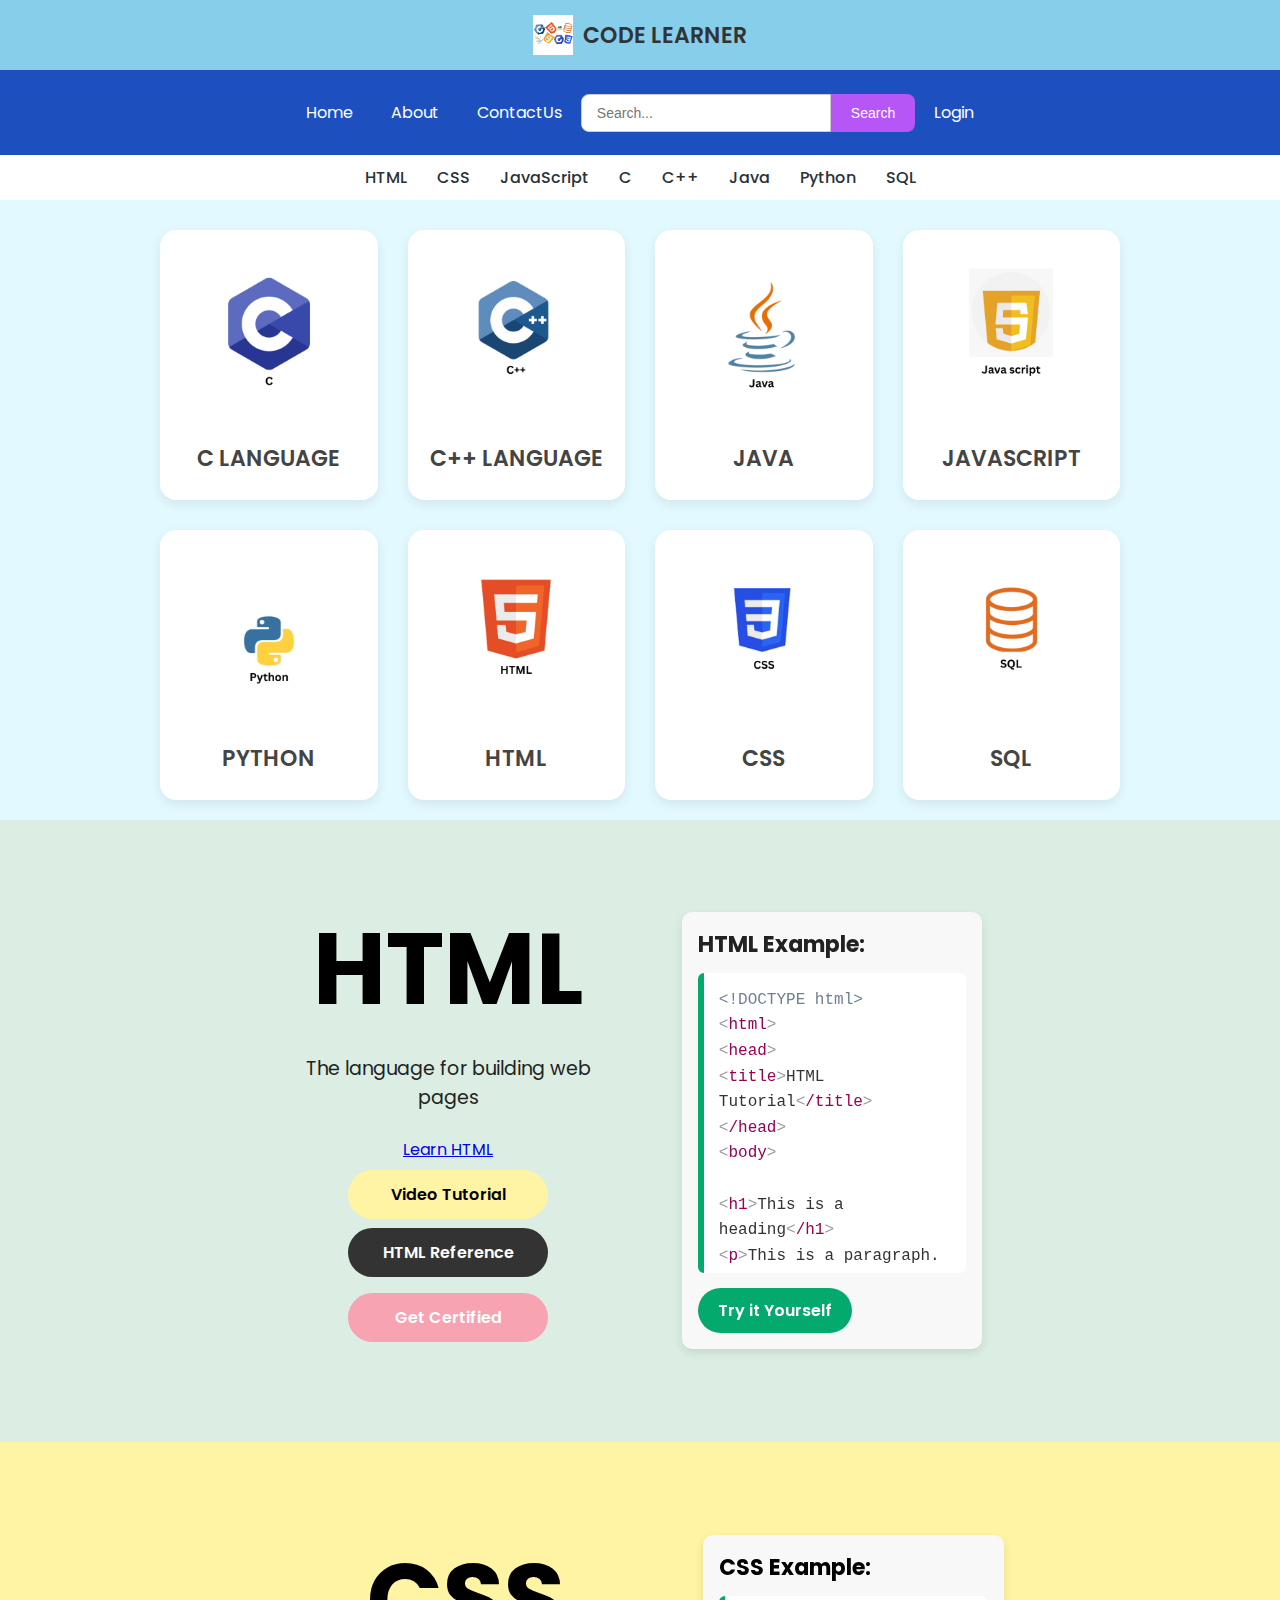
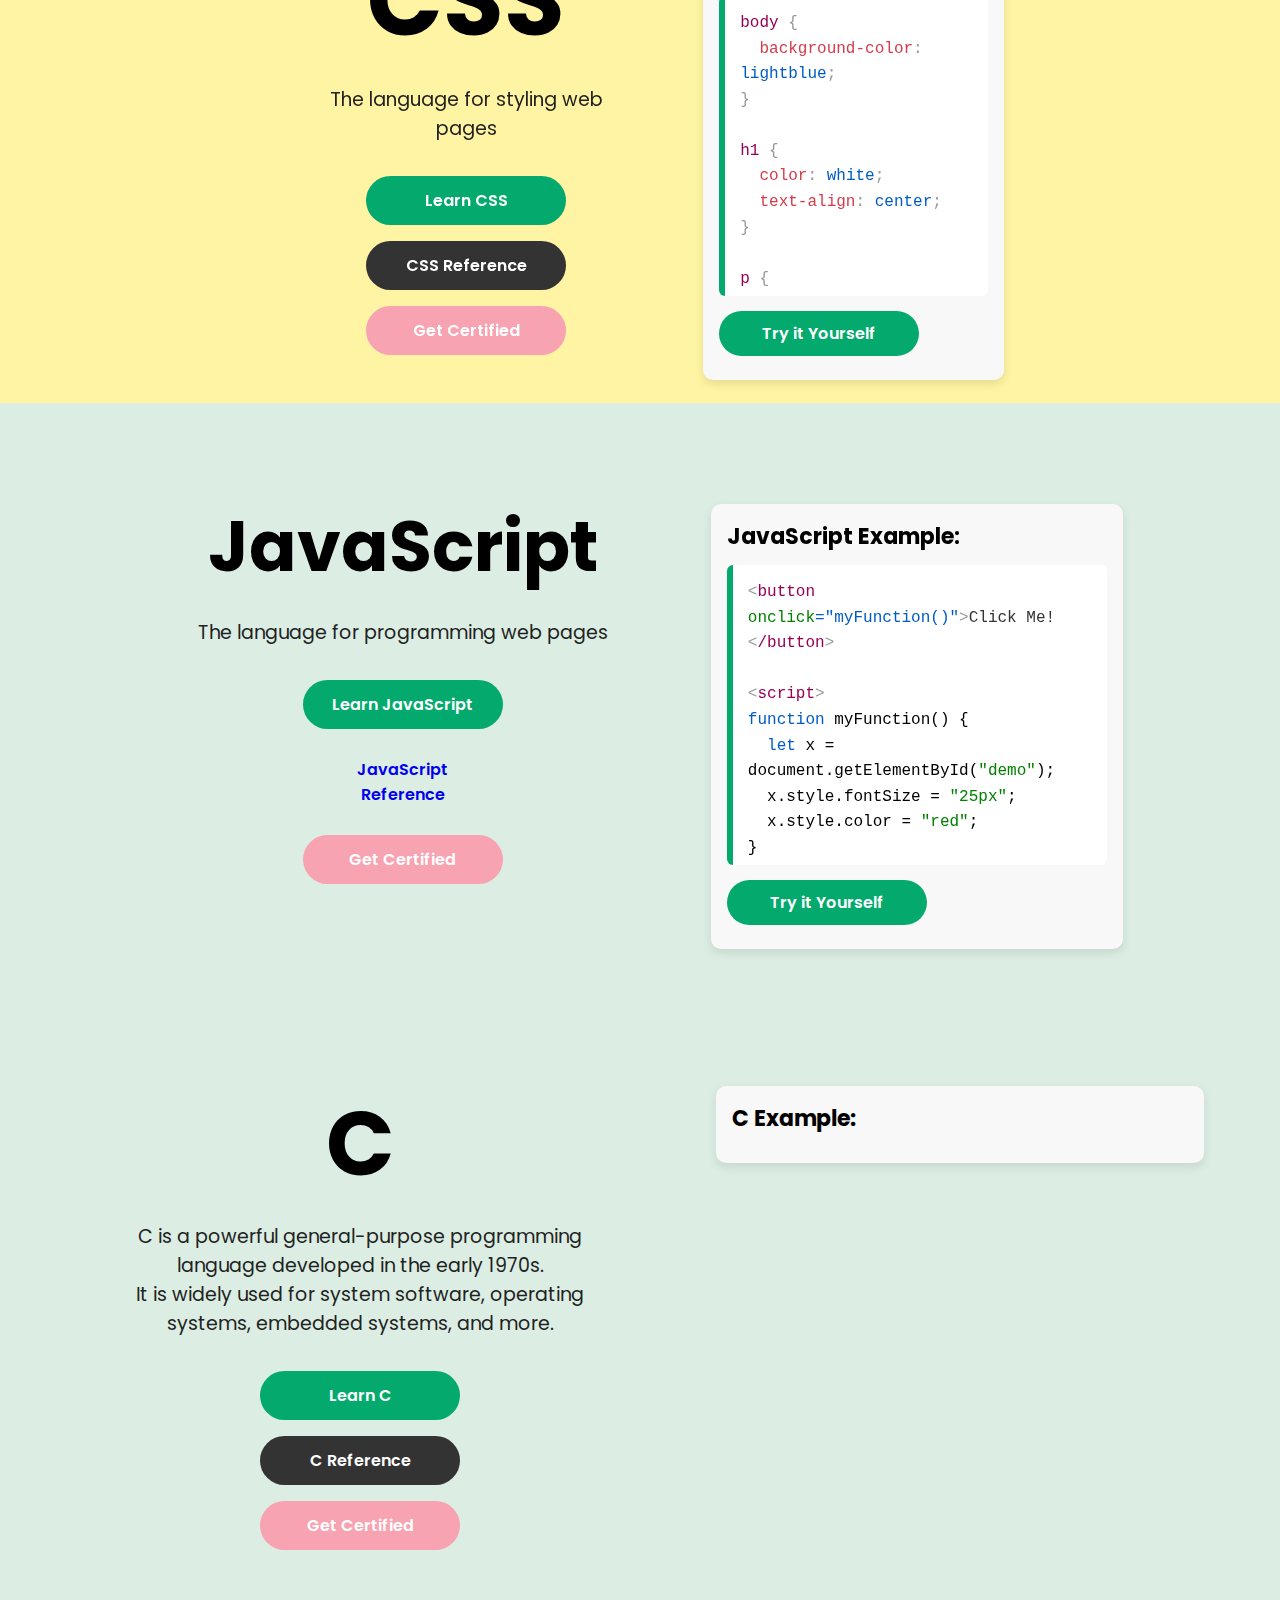
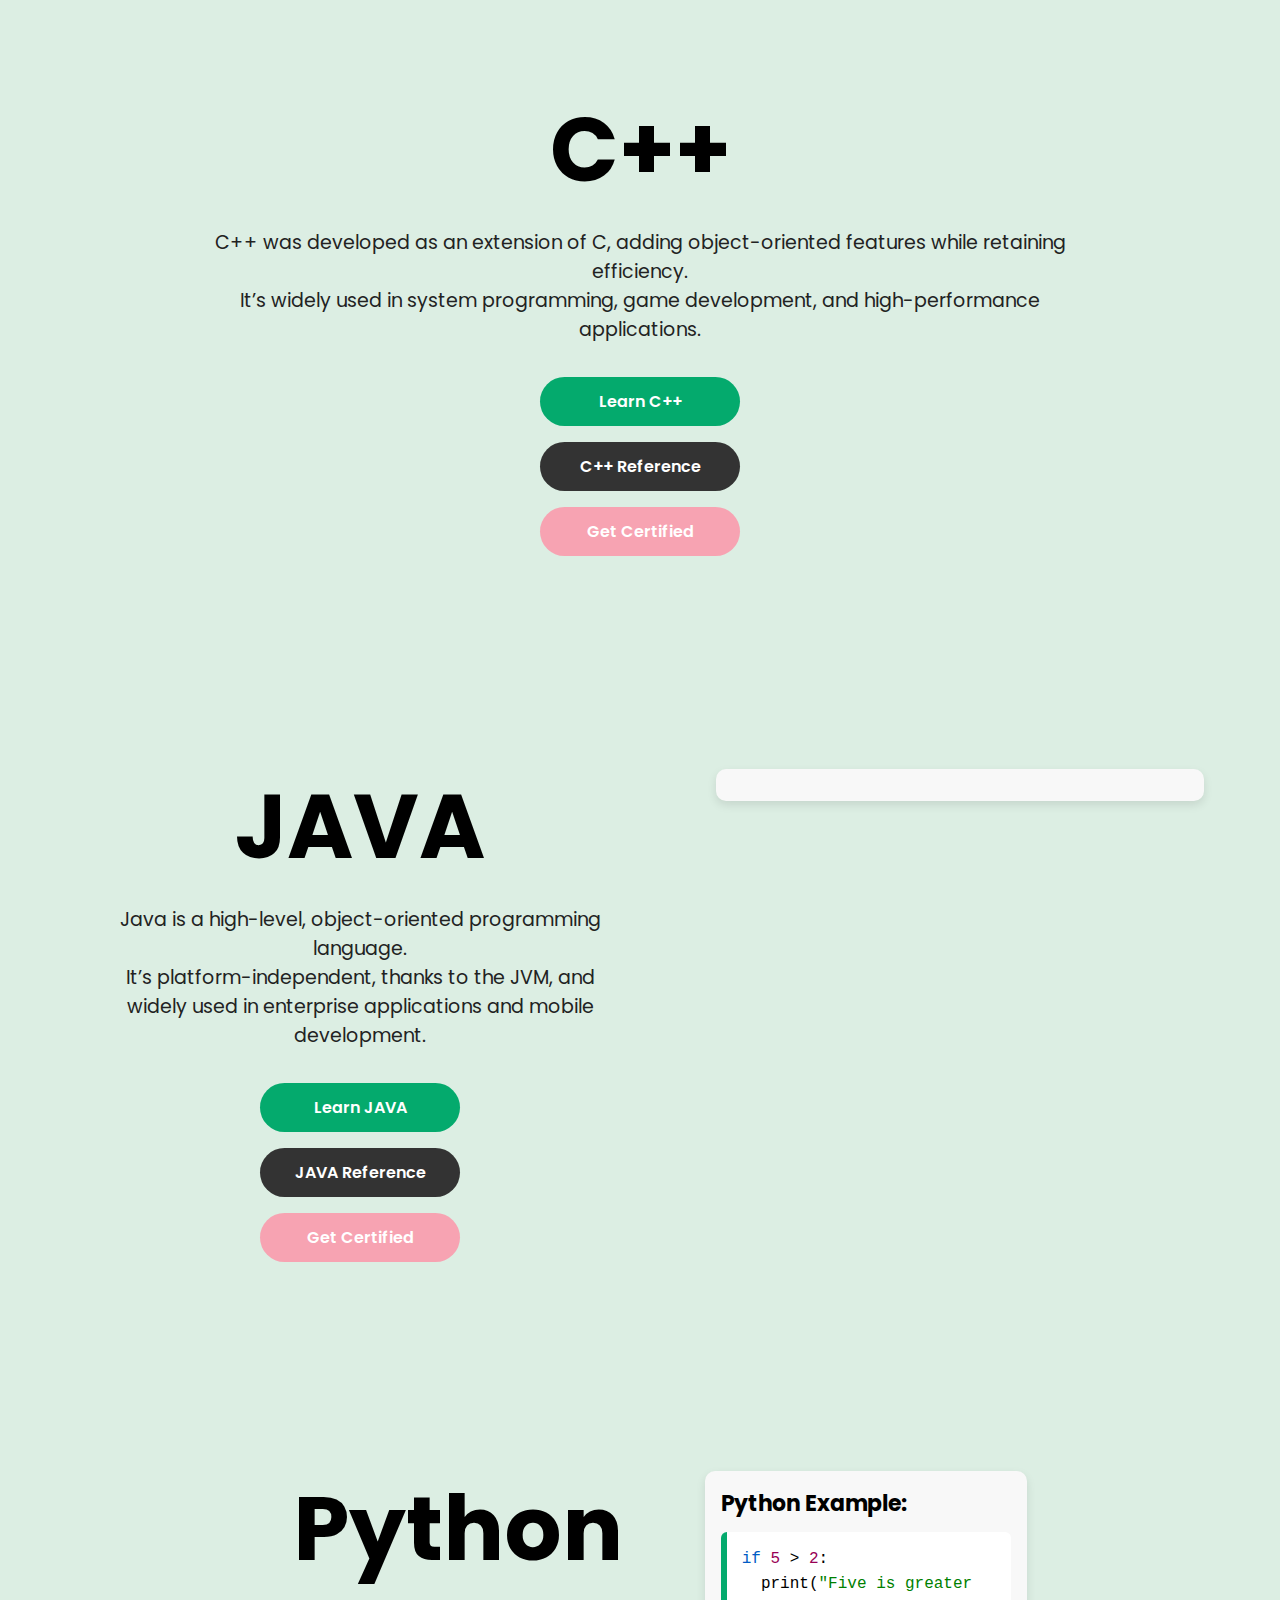
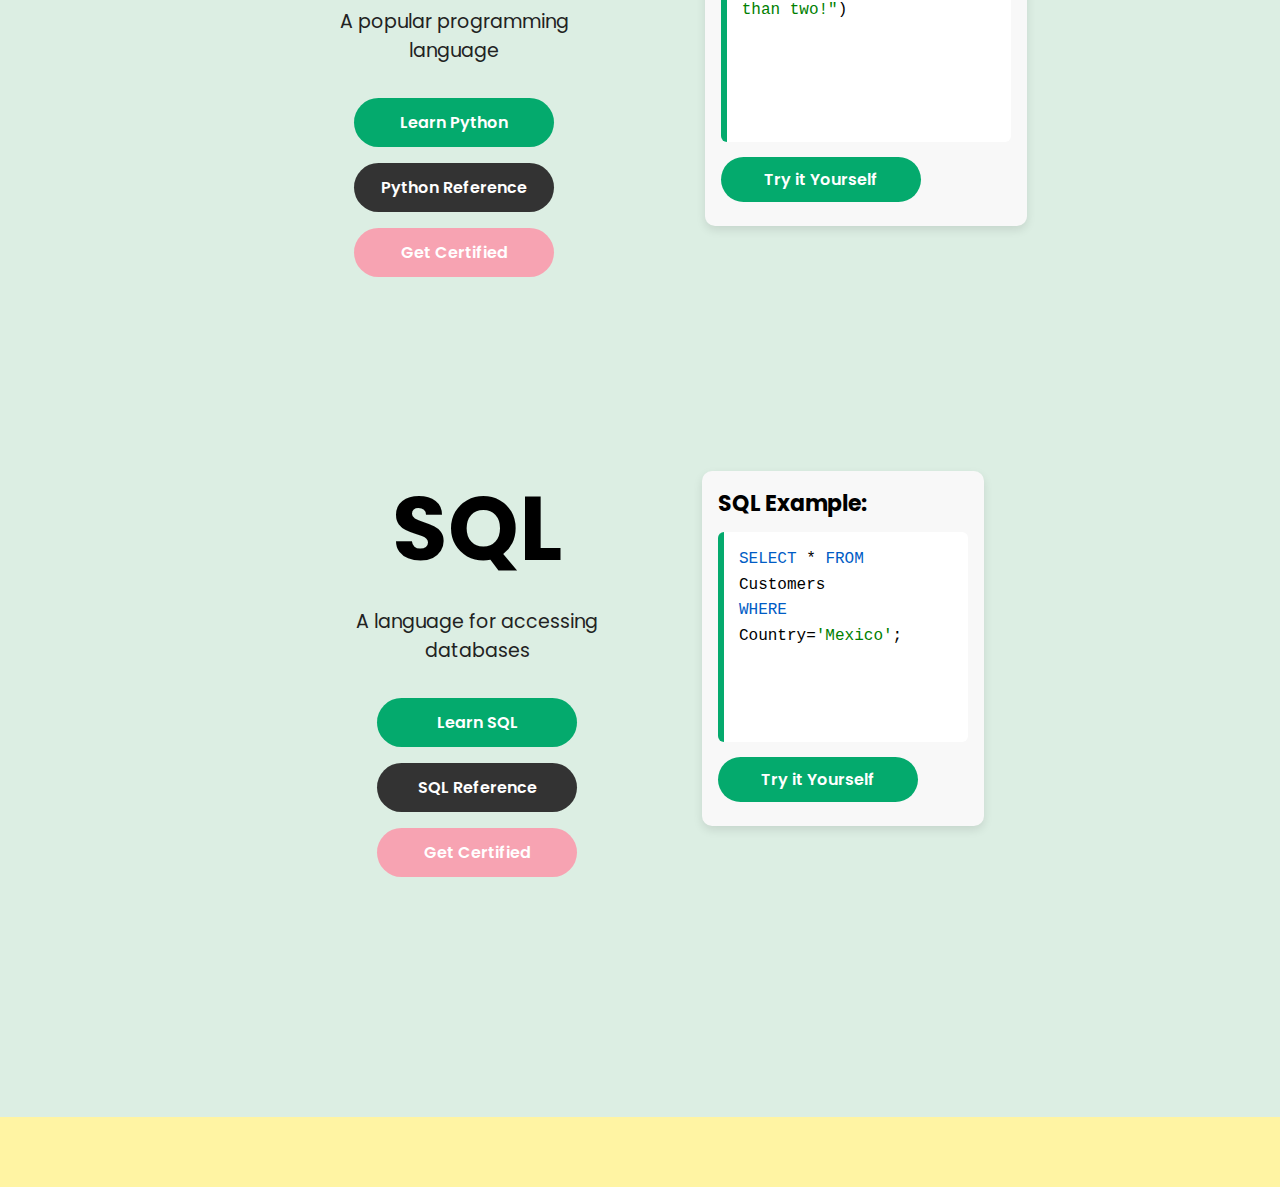
<file: index.html>
<!DOCTYPE html>
<html lang="en">
<head>
  <meta charset="UTF-8">
  <meta name="viewport" content="width=device-width, initial-scale=1.0">
  <title>Code Learner</title>
  <link href="https://fonts.googleapis.com/css2?family=Poppins:wght@400;600&display=swap" rel="stylesheet">
<link rel="stylesheet" href="style.css">

   <style>

body {
  font-family: 'Poppins', sans-serif;
  background: #f8f9fb;
  background-color:#E2F9FF;
  margin: 0;
  padding: 0;
}


   header {
  display: flex;
  align-items: center;
  justify-content: center;
  background: white;
  background-color: skyblue;
  padding: 15px;
  box-shadow: 0 2px 8px rgba(0,0,0,0.1);
}

header img {
  height: 40px;
  margin-right: 10px;
}

header h1 {
  font-size: 22px;
  font-weight: 600;
  color: #333;
}


.navbar{
       display: flex;
       height: 85px;
}

 .nav-list{
     width: 100%;
    background-color: rgb(29, 80, 190);
    display:flex;
    justify-content: center;
    align-items: center;
 }


 .nav-list li{
      list-style: none;
    padding: 19px;
 }


 .nav-list li a{
     text-decoration: none;
     color: white;
 }

    .search-container {
  display: flex;
  justify-content: center;
  margin: 20px 0;
}

.search-container input {
  padding: 10px 15px;
  border: 1px solid #ccc;
  border-radius: 8px 0 0 8px;
  outline: none;
  width: 250px;
  font-size: 14px;
}

.search-container button {
  padding: 10px 20px;
  border: none;
  border-radius: 0 8px 8px 0;
  background: #b656f7;
  color: white;
  font-size: 14px;
  cursor: pointer;
}

.search-container button:hover {
  background: #0056b3;
}

.containerSubheader {
  display: flex;                   /* Makes items horizontal */
  justify-content: center;         /* Centers them across the page */
  align-items: center;
  list-style: none;                /* Removes bullets */
  background-color: white;
  margin: 0;
  padding: 10px 0;
  flex-wrap: wrap;                 /* Allows wrapping on small screens */
}

.containerSubheader li {
  margin: 0 15px;                  /* Space between items */
}

.containerSubheader li a {
  text-decoration: none;
  color: rgb(39, 50, 57);
  font-weight: 500;
  font-size: 16px;
  transition: color 0.3s, border-bottom 0.3s;
}

.containerSubheader li a:hover {
  color: #007bff;
  border-bottom: 2px solid #007bff;
}



.card-container {
  display: grid;
  grid-template-columns: repeat(auto-fit, minmax(180px, 1fr));
  gap: 30px;
  max-width: 1000px;
  margin: 30px auto;
  padding: 0 20px;
}

.card {
  background: white;
  border-radius: 16px;
  box-shadow: 0 4px 12px rgba(0,0,0,0.08);
  padding: 25px 15px;
  text-align: center;
  transition: transform 0.2s ease, box-shadow 0.2s ease;
}

.card:hover {
  transform: translateY(-6px);
  box-shadow: 0 8px 20px rgba(0,0,0,0.15);
  
}

.card img {
  width: 180px;
  height: auto;
  
}

.logo-text {
  margin-top: 12px;
  font-size: 22px;
  font-weight: 600;
  color: #444;
}


footer {
  text-align: center;
  padding: 15px;
  background: #222;
  color: white;
  font-size: 13px;
  margin-top: 40px;
}

.c-logo {
  text-decoration: none;
}


</style>
</head>
<body>


    <header class="header">
        <img src="PROJECT LOGO 2.png" alt="Logo">
        <h1>CODE LEARNER</h1>
    </header>

      <nav class="navbar">
       <ul class="nav-list">
   
        <li><a href="index.html">Home</a></li>
        <li><a href="about us.html">About</a></li>
        <li><a href="contact us.html">ContactUs</a></li>
       
       

  <div class="search-container">
       
  <input type="text" id="searchInput" placeholder="Search...">
  <button onclick="search()">Search</button>
</div>

        <li><a href="login.html">Login</a></li>
        </ul>
    </nav>

  <ul class="containerSubheader">
    <li><a href="#html" class="link" style="color: rgb(39, 50, 57);">HTML</a></li>
     <li><a href="#css" class="link" style="color: rgb(39, 50, 57);">CSS</a></li>
    <li><a href="#javascript" class="link" style="color: rgb(39, 50, 57);">JavaScript</a></li>
     <li><a href="#c">C </a></li>
    <li><a href="#cpp" class="link" style="color: rgb(39, 50, 57);">C++</a></li>
    <li><a href="#java" class="link" style="color: rgb(39, 50, 57);">Java</a></li>
    <li><a href="#python" class="link" style="color: rgb(39, 50, 57);">Python</a></li>
    <li><a href="#sql" class="link" style="color: rgb(39, 50, 57);">SQL</a></li>
  </ul>
    <div class="card-container">
  <!-- C Language -->
  <a href="c.html" class="c-logo">
    <div class="card">
      <img src="c LOGO.png" alt="C">
      <span class="logo-text">C LANGUAGE</span>
    </div>
  </a>

  <!-- C++ -->
  <a href="cpp.html" class="c-logo">
    <div class="card">
      <img src="c++LOGO.png" alt="C++">
      <span class="logo-text">C++ LANGUAGE</span>
    </div>
  </a>

  <!-- Java -->
  <a href="java.html" class="c-logo">
    <div class="card">
      <img src="Java 1 LOGO.png" alt="Java">
      <span class="logo-text">JAVA</span>
    </div>
  </a>

  <!-- JavaScript -->
  <a href="javascript.html" class="c-logo">
    <div class="card">
      <img src="java script 1 LOGO.png" alt="JavaScript">
      <span class="logo-text">JAVASCRIPT</span>
    </div>
  </a>

  <!-- Python -->
  <a href="python.html" class="c-logo">
    <div class="card">
      <img src="Python LOGO.png" alt="Python">
      <span class="logo-text">PYTHON</span>
    </div>
  </a>

  <!-- HTML -->
  <a href="html.html" class="c-logo">
    <div class="card">
      <img src="HTML1 LOGO.png" alt="HTML">
      <span class="logo-text">HTML</span>
    </div>
  </a>

  <!-- CSS -->
  <a href="css.html" class="c-logo">
    <div class="card">
      <img src="CSS1 LOGO.png" alt="CSS">
      <span class="logo-text">CSS</span>
    </div>
  </a>

  <!-- SQL -->
  <a href="sql.html" class="c-logo">
    <div class="card">
      <img src="SQL1 LOGO.png" alt="SQL">
      <span class="logo-text">SQL</span>
    </div>
  </a>
</div>
<div class="w3-row w3-padding-32 ws-light-green" style="margin-top:-10px;">
<div class="w3-content">

 <div class="w3-col l6 w3-center" style="padding:3%;">
  <div id="html"></div>
  <h1 style="font-size:100px;font-weight:700;margin-top:-18px!important;">HTML</h1>
  <p style="font-size:19px;">The language for building web pages</p>
  <a href="html.html"w3-button ga-fp tut-button" style="margin-bottom:2px;">Learn HTML</a><br>
  <a style="position:relative;overflow:visible;margin-bottom:1px;" href="https://www.w3schools.com/videos/index.php" class="w3-button ga-fp ws-yellow tut-button ws-yellow-hover" title="HTML video tutorial">Video Tutorial</a><br>
  <a href="html.html"class="w3-button ga-fp w3-block ref-button black-color">HTML Reference</a><br>
  <a href="https://campus.w3schools.com/collections/certifications/products/html-certificate" target="_blank" class="w3-button ga-fp w3-block ws-pink ref-button ws-pink-hover" title="Add HTML Certification">Get Certified</a><br>
  </div>
 <div class="w3-col l6" style="padding:3%">
  <div class="w3-hide-small grey-color w3-card-2 w3-round" style="padding:16px;">
   <h3>HTML Example:</h3>
   <div class="w3-code htmlHigh notranslate green-border" style="height:300px">
<span class="doctypecolor" style="color:slategray">&lt;!DOCTYPE html&gt;</span><br>
<span class="tagnamecolor" style="color:#905"><span class="tagcolor" style="color:#999">&lt;</span>html<span class="tagcolor" style="color:#999">&gt;</span></span><br><span class="tagnamecolor" style="color:#905"><span class="tagcolor" style="color:#999">&lt;</span>head<span class="tagcolor" style="color:#999">&gt;</span></span><br>
<span class="tagnamecolor" style="color:#905"><span class="tagcolor" style="color:#999">&lt;</span>title<span class="tagcolor" style="color:#999">&gt;</span></span>HTML Tutorial<span class="tagnamecolor" style="color:#905"><span class="tagcolor" style="color:#999">&lt;</span>/title<span class="tagcolor" style="color:#999">&gt;</span></span><br><span class="tagnamecolor" style="color:#905"><span class="tagcolor" style="color:#999">&lt;</span>/head<span class="tagcolor" style="color:#999">&gt;</span></span><br>
<span class="tagnamecolor" style="color:#905"><span class="tagcolor" style="color:#999">&lt;</span>body<span class="tagcolor" style="color:#999">&gt;</span></span><br><br>
<span class="tagnamecolor" style="color:#905"><span class="tagcolor" style="color:#999">&lt;</span>h1<span class="tagcolor" style="color:#999">&gt;</span></span>This is a heading<span class="tagnamecolor" style="color:#905"><span class="tagcolor" style="color:#999">&lt;</span>/h1<span class="tagcolor" style="color:#999">&gt;</span></span><br>
<span class="tagnamecolor" style="color:#905"><span class="tagcolor" style="color:#999">&lt;</span>p<span class="tagcolor" style="color:#999">&gt;</span></span>This is a paragraph.<span class="tagnamecolor" style="color:#905"><span class="tagcolor" style="color:#999">&lt;</span>/p<span class="tagcolor" style="color:#999">&gt;</span></span><br><br>
<span class="tagnamecolor" style="color:#905"><span class="tagcolor" style="color:#999">&lt;</span>/body<span class="tagcolor" style="color:#999">&gt;</span></span><br>
<span class="tagnamecolor" style="color:#905"><span class="tagcolor" style="color:#999">&lt;</span>/html<span class="tagcolor" style="color:#999">&gt;</span></span>
    </div>
   <a href="https://www.programiz.com/html/online-compiler/">Try it Yourself</a>
  </div>
 </div>
 </div>
</div>
<div class="w3-row w3-padding-32 ws-yellow">
<div class="w3-content">
   <div id="css"></div>
 <div class="w3-col l6 w3-center" style="padding:3%">
  <h1 style="font-size:100px;font-weight:700">CSS</h1>
  <p style="font-size:19px;">The language for styling web pages</p>
  <a href="/css/default.asp" class="w3-button ga-fp w3-block tut-button">Learn CSS</a><br>
  <a href="/cssref/index.php" class="w3-button ga-fp w3-block ref-button black-color">CSS Reference</a><br>
  <a href="https://campus.w3schools.com/collections/certifications/products/css-certificate" target="_blank" class="w3-button ga-fp w3-block ws-pink ref-button ws-pink-hover" title="Add CSS Certification">Get Certified</a><br>
  </div>
 <div class="w3-col l6" style="padding:3%">
  <div class="w3-hide-small grey-color w3-card-2 w3-round" style="padding:16px;">
  <h3>CSS Example:</h3>
  <div class="w3-code cssHigh notranslate green-border"><span class="cssselectorcolor" style="color:#905">
body <span class="cssdelimitercolor" style="color:#999">{</span><span class="csspropertycolor" style="color:#d73a49"><br>
&nbsp; background-color<span class="csspropertyvaluecolor" style="color:#005cc5"><span class="cssdelimitercolor" style="color:#999">:</span> lightblue<span class="cssdelimitercolor" style="color:#999">;</span></span><br></span><span class="cssdelimitercolor" style="color:#999">}</span><br><br>
h1 <span class="cssdelimitercolor" style="color:#999">{</span><span class="csspropertycolor" style="color:#d73a49"><br>
&nbsp; color<span class="csspropertyvaluecolor" style="color:#005cc5"><span class="cssdelimitercolor" style="color:#999">:</span> white<span class="cssdelimitercolor" style="color:#999">;</span></span><br>
&nbsp; text-align<span class="csspropertyvaluecolor" style="color:#005cc5"><span class="cssdelimitercolor" style="color:#999">:</span> center<span class="cssdelimitercolor" style="color:#999">;</span></span><br></span><span class="cssdelimitercolor" style="color:#999">}</span><br><br>p <span class="cssdelimitercolor" style="color:#999">{</span><span class="csspropertycolor" style="color:#d73a49"><br>&nbsp; font-family<span class="csspropertyvaluecolor" style="color:#005cc5"><span class="cssdelimitercolor" style="color:#999">:</span> verdana<span class="cssdelimitercolor" style="color:#999">;</span></span><br></span><span class="cssdelimitercolor" style="color:#999">}</span> </span></div>
  <a href="/css/tryit.asp?filename=trycss_default" target="_blank" class="w3-button ga-fp tryit-button">Try it Yourself</a>
  </div>
 </div>
 </div>
 <div class="w3-row w3-padding-32 ws-black">
<div class="w3-content">
    <div id="javascript"></div>
 <div class="w3-col l6 w3-center" style="padding:3%">
  <h1 style="font-size:70px;font-weight:700;margin-bottom:18px!important">JavaScript</h1>
  <p style="font-size:19px">The language for programming web pages</p>
  <a href="/js/default.asp" class="w3-button ga-fp w3-block tut-button">Learn JavaScript</a><br>
  <a href="/jsref/default.asp" class="w3-button ga-fp w3-block ref-button">JavaScript Reference</a><br>
  <a href="https://campus.w3schools.com/collections/certifications/products/javascript-certificate" target="_blank" class="w3-button ga-fp w3-block ws-pink ref-button ws-pink-hover" title="Add JavaScript Certification">Get Certified</a><br>
 </div>
 <div class="w3-col l6" style="padding:3%">
  <div class="w3-hide-small w3-card-2 grey-color w3-round" style="padding:16px;">
   <h3>JavaScript Example:</h3>
   <div class="w3-code notranslate green-border">
   <div class="htmlHigh">
<span class="tagnamecolor" style="color:#905"><span class="tagcolor" style="color:#999">&lt;</span>button<span class="attributecolor" style="color:green"> onclick<span class="attributevaluecolor" style="color:#005cc5">="myFunction()"</span></span><span class="tagcolor" style="color:#999">&gt;</span></span>Click Me!<span class="tagnamecolor" style="color:#905"><span class="tagcolor" style="color:#999">&lt;</span>/button<span class="tagcolor" style="color:#999">&gt;</span></span><br><br>
<span class="tagnamecolor" style="color:#905"><span class="tagcolor" style="color:#999">&lt;</span>script<span class="tagcolor" style="color:#999">&gt;</span></span><span class="jscolor" style="color:black"><br>
<span class="jskeywordcolor" style="color:#005cc5">function</span> myFunction() {<br><span class="jsnumbercolor" style="color:#905">
</span>     &nbsp; <span class="jskeywordcolor" style="color:#005cc5">let</span> x = document.<span class="jspropertycolor" style="color:black">getElementById</span>(<span class="jsstringcolor" style="color:green">"demo"</span>);<br><span class="jsnumbercolor" style="color:#905">
</span>&nbsp; x.<span class="jspropertycolor" style="color:black">style</span>.<span class="jspropertycolor" style="color:black">fontSize</span> = <span class="jsstringcolor" style="color:green">"25px"</span>; <br><span class="jsnumbercolor" style="color:#905">
</span>&nbsp; x.<span class="jspropertycolor" style="color:black">style</span>.<span class="jspropertycolor" style="color:black">color</span> = <span class="jsstringcolor" style="color:green">"red"</span>; <br>}<br>
</span><span class="tagnamecolor" style="color:#905"><span class="tagcolor" style="color:#999">&lt;</span>/script<span class="tagcolor" style="color:#999">&gt;</span></span>
     </div>
   </div>
   <a href="/js/tryit.asp?filename=tryjs_default" target="_blank" class="w3-button ga-fp tryit-button">Try it Yourself</a>
  </div>
 </div>
 </div>
 <div class="w3-row w3-padding-32 ws-turquoise">
<div class="w3-content">
    <div id="c"></div>
 <div class="w3-col l6 w3-center" style="padding:3%">
  <h1 style="font-weight:700">C</h1>
  <p style="font-size:19px">C is a powerful general-purpose programming language developed in the early 1970s.</br> It is widely used for system software, operating systems, embedded systems, and more.</p>
  <a href="/sql/default.asp" class="w3-button ga-fp w3-block tut-button">Learn C</a><br>
  <a href="/sql/sql_ref_keywords.asp" class="w3-button ga-fp ref-button black-color">C Reference</a><br>
  <a href="https://campus.w3schools.com/collections/certifications/products/sql-certificate" target="_blank" class="w3-button ga-fp w3-block ws-pink ref-button ws-pink-hover" title="Add SQL Certification">Get Certified</a><br>

 </div>
 <div class="w3-col l6" style="padding:3%">
  <div class="w3-hide-small w3-card-2 grey-color w3-round" style="padding:16px;">
  <h3>C Example:</h3>
 
 </div>
</div>
</div>
<div class="w3-row w3-padding-32 ws-turquoise">
<div class="w3-content">
     <div id="cpp">
 <div class="w3-col l6 w3-center" style="padding:3%">
  <h1 style="font-weight:700">C++</h1>
  <p style="font-size:19px">C++ was developed as an extension of C, adding object-oriented features while retaining efficiency.</br> It’s widely used in system programming, game development, and high-performance applications.</p>
  <a href="/sql/default.asp" class="w3-button ga-fp w3-block tut-button">Learn C++</a><br>
  <a href="/sql/sql_ref_keywords.asp" class="w3-button ga-fp ref-button black-color">C++ Reference</a><br>
  <a href="https://campus.w3schools.com/collections/certifications/products/sql-certificate" target="_blank" class="w3-button ga-fp w3-block ws-pink ref-button ws-pink-hover" title="Add SQL Certification">Get Certified</a><br>

  </div>
 </div>
</div>
</div>
<div class="w3-row w3-padding-32 ws-turquoise">
<div class="w3-content">
    <div id="java"></div>
 <div class="w3-col l6 w3-center" style="padding:3%">
  <h1 style="font-weight:700">JAVA</h1>
  <p style="font-size:19px">Java is a high-level, object-oriented programming language.</br> It’s platform-independent, thanks to the JVM, and widely used in enterprise applications and mobile development.</p>
  <a href="/sql/default.asp" class="w3-button ga-fp w3-block tut-button">Learn JAVA</a><br>
  <a href="/sql/sql_ref_keywords.asp" class="w3-button ga-fp ref-button black-color">JAVA Reference</a><br>
  <a href="https://campus.w3schools.com/collections/certifications/products/sql-certificate" target="_blank" class="w3-button ga-fp w3-block ws-pink ref-button ws-pink-hover" title="Add SQL Certification">Get Certified</a><br>

 </div>
 <div class="w3-col l6" style="padding:3%">
  <div class="w3-hide-small w3-card-2 grey-color w3-round" style="padding:16px;">

 </div>
</div>
</div>

</div>
<div class="w3-row w3-padding-32 ws-light-pink">
<div class="w3-content">
    <div id="python"></div>
 <div class="w3-col l6 w3-center" style="padding:3%">
  <h1 style="font-weight:700">Python</h1>
  <p style="font-size:19px">A popular programming language</p>
  <a href="/python/default.asp" class="w3-button ga-fp w3-block tut-button">Learn Python</a><br>
  <a href="/python/python_reference.asp" class="w3-button ga-fp ref-button black-color">Python Reference</a><br>
  <a href="https://campus.w3schools.com/collections/certifications/products/python-certificate" target="_blank" class="w3-button ga-fp w3-block ws-pink ref-button ws-pink-hover" title="Add Python Certification">Get Certified</a><br>
 </div>
 <div class="w3-col l6" style="padding:3%">
  <div class="w3-hide-small w3-card-2 grey-color w3-round" style="padding:16px;">
  <h3>Python Example:</h3>
  <div class="w3-code jsHigh notranslate green-border" style="height:210px"><span class="jscolor" style="color:black"><span class="jsnumbercolor" style="color:#905">
</span>    <span class="jskeywordcolor" style="color:#005cc5">if</span> <span class="jsnumbercolor" style="color:#905">5</span> &gt; <span class="jsnumbercolor" style="color:#905">2</span>:<br>&nbsp; print(<span class="jsstringcolor" style="color:green">"Five is greater than two!"</span>)<span class="jsnumbercolor" style="color:#905">
</span>   </span></div>
  <a href="/python/trypython.asp?filename=demo_indentation" target="_blank" class="w3-button ga-fp tryit-button">Try it Yourself</a>
  </div>
 </div>
 </div>
</div>
<div class="w3-row w3-padding-32 ws-turquoise">
<div class="w3-content">
    <div id="sql"></div>
 <div class="w3-col l6 w3-center" style="padding:3%">
  <h1 style="font-weight:700">SQL</h1>
  <p style="font-size:19px">A language for accessing databases</p>
  <a href="/sql/default.asp" class="w3-button ga-fp w3-block tut-button">Learn SQL</a><br>
  <a href="/sql/sql_ref_keywords.asp" class="w3-button ga-fp ref-button black-color">SQL Reference</a><br>
  <a href="https://campus.w3schools.com/collections/certifications/products/sql-certificate" target="_blank" class="w3-button ga-fp w3-block ws-pink ref-button ws-pink-hover" title="Add SQL Certification">Get Certified</a><br>

 </div>
 <div class="w3-col l6" style="padding:3%">
  <div class="w3-hide-small w3-card-2 grey-color w3-round" style="padding:16px;">
  <h3>SQL Example:</h3>
  <div class="w3-code sqlHigh notranslate green-border" style="height:210px"><span class="sqlcolor" style="color:black"><span class="sqlnumbercolor" style="color:#905">
</span>   <span class="sqlkeywordcolor" style="color:#005cc5">SELECT</span> * <span class="sqlkeywordcolor" style="color:#005cc5">FROM</span> Customers<br><span class="sqlnumbercolor" style="color:#905">
</span>   <span class="sqlkeywordcolor" style="color:#005cc5">WHERE</span> Country=<span class="sqlstringcolor" style="color:green">'Mexico'</span>;<span class="sqlnumbercolor" style="color:#905">
</span>   </span></div>
  <a href="/sql/trysql.asp?filename=trysql_select_where" target="_blank" class="w3-button ga-fp tryit-button">Try it Yourself</a>
  </div>
 </div>
</div>
</div>

</div>
</div>



</body>
</html>
</file>
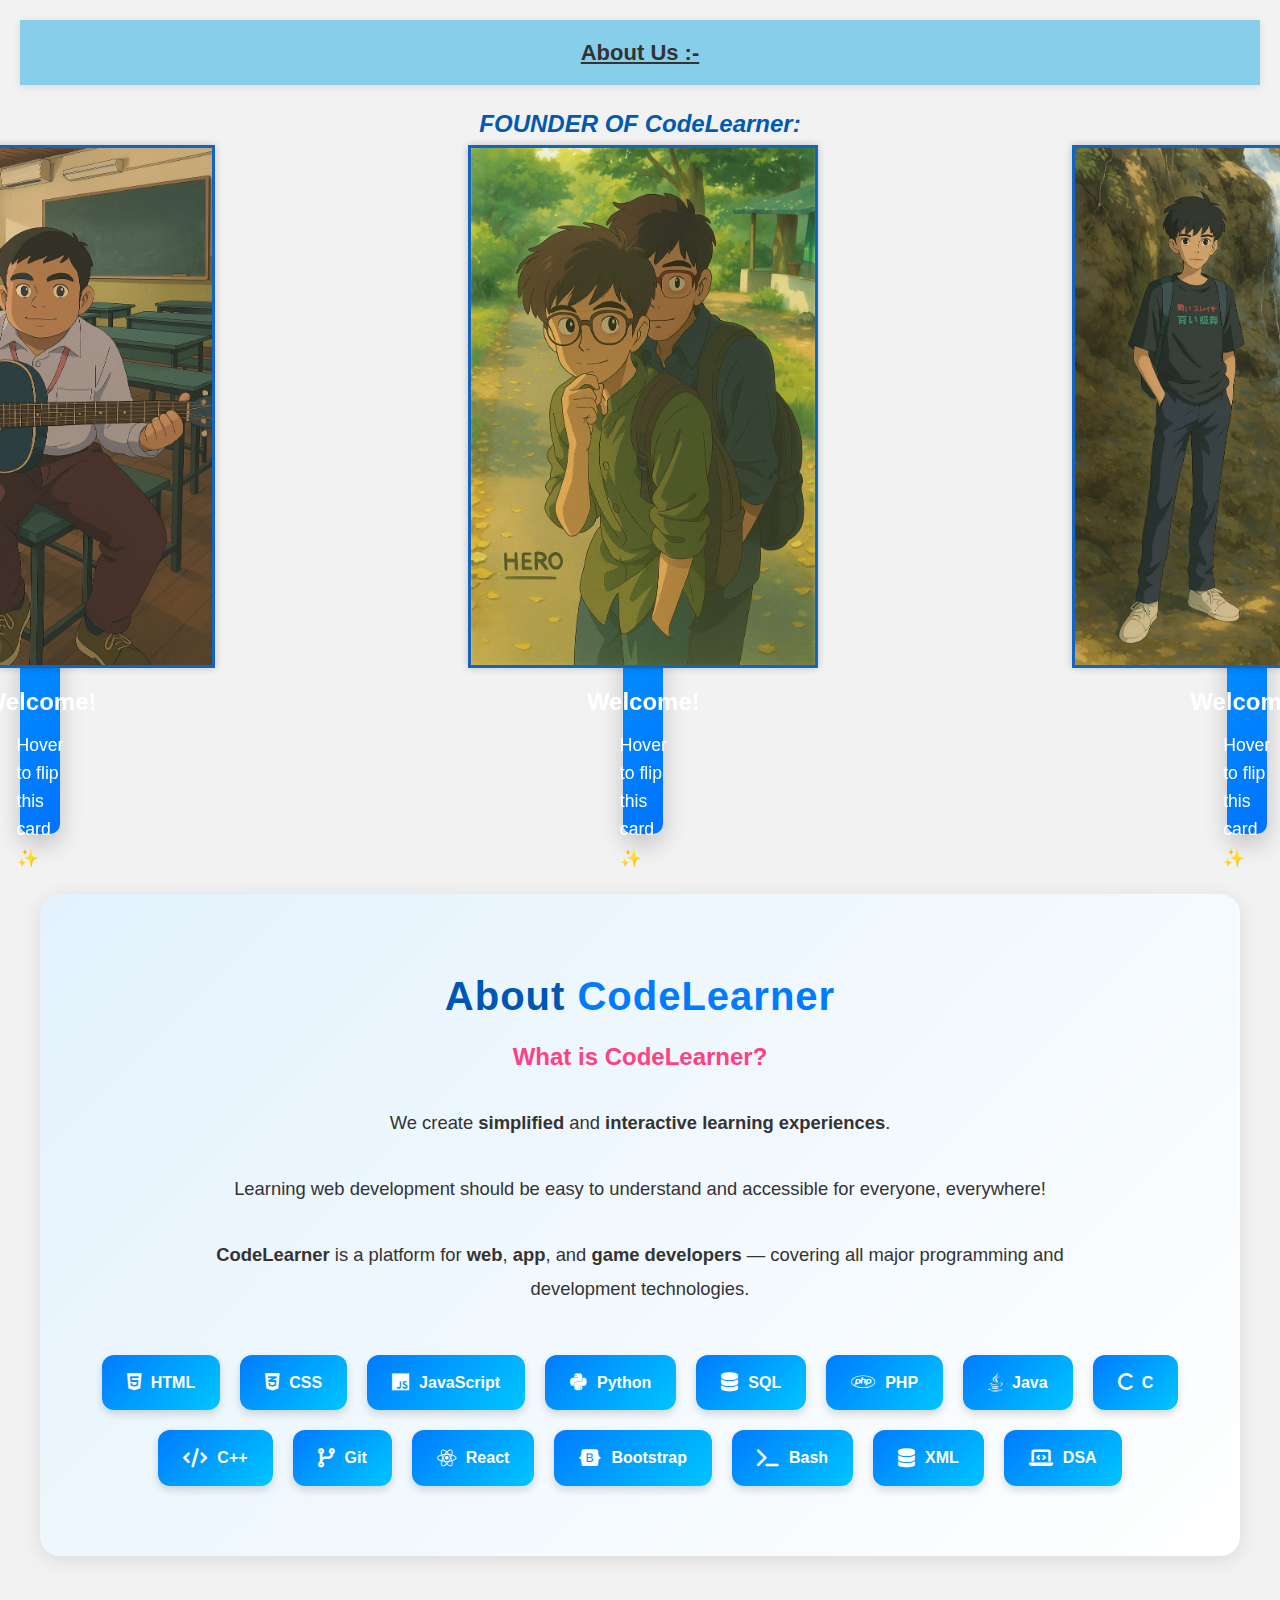
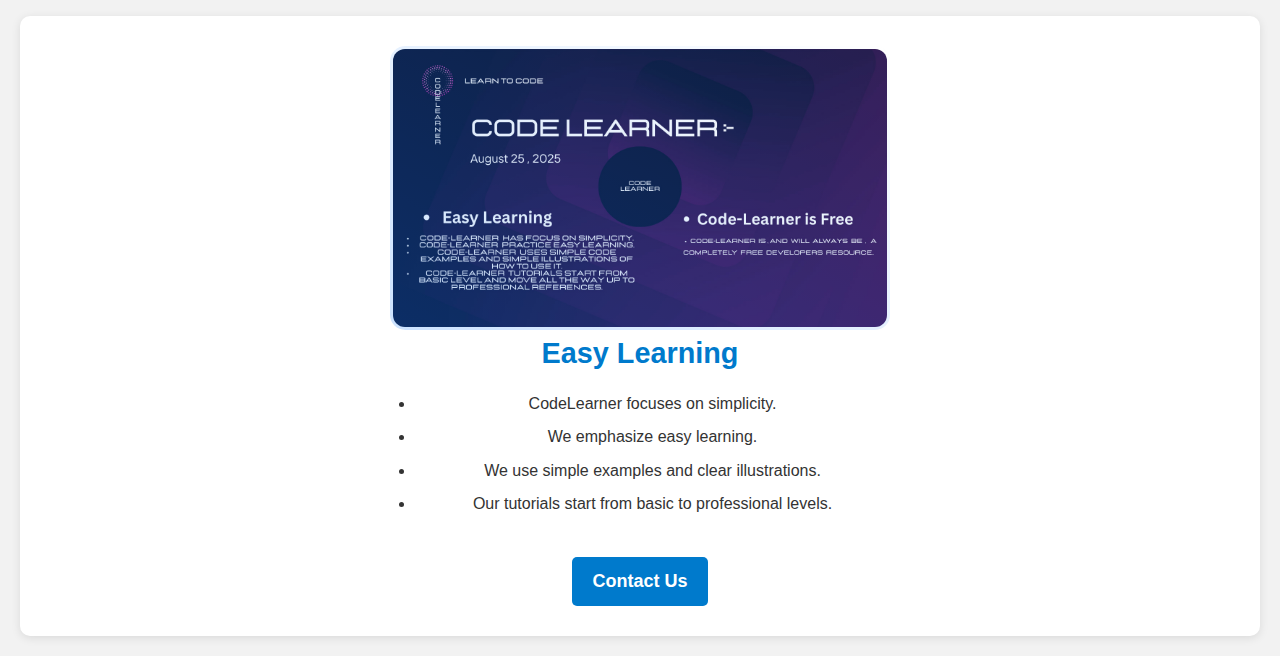
<file: about us.html>
<!DOCTYPE html>
<html lang="en">
<head>
  <meta charset="UTF-8" />
  <meta name="viewport" content="width=device-width, initial-scale=1.0" />
  <title>About Us</title>
  <link rel="stylesheet" href="about2.css" />
<link rel="stylesheet" href="https://cdnjs.cloudflare.com/ajax/libs/font-awesome/6.5.0/css/all.min.css">

  <style>
    .cards-wrapper {
      display: flex;
      flex-direction: row;
      align-items: center; 
      gap: 570px;
      margin: 40px 0;
    }
  </style>
</head>
<body>
     <header class="header">
 <u><h1>About Us :-</h1></u>
    </header>
  <div class="heading">
    <i><h2>FOUNDER OF CodeLearner:</h2></i>
  </div>

  <div class="cards-wrapper">
    <div class="card">
      <div class="card-front">
         <img src="saransh.jpeg" alt="Saransh" class="card-img">
        <h2>Welcome!</h2>
        <p>Hover to flip this card ✨</p>
      </div>
      <div class="card-back">
        <h2>Name: Saransh Aharwar</h2>
        <p>CSE student from 2nd Year' Prof.Ram Meghe</br>
           College of Enggineering and Management</br>
           Amravati</br>
        Front-End Developer</br>
         </p></br>
        <p>Linkdin: <a href="link">Link</a></p></br>
                <p>GitHub: <a href="https://github.com/saranshaharwar-code">Link</a></p></br>
                        <p>Instagram: <a href="https://www.instagram.com/saranshaharwar?igsh=MXdpZ2ZwZGVxOXhmdA==">Link</a></p></br>
                                <p>G-mail: <a href="link">Link</a></p></br>
      </div>
    </div>

    <div class="card">
      <div class="card-front">
             <img src="aryan.jpeg" alt="Saransh" class="card-img">
        <h2>Welcome!</h2>
        <p>Hover to flip this card ✨</p>
      </div>
      <div class="card-back">
        <h2>Name: Aryan Gujar</h2>
        <p>CSE student from 2nd Year' Prof.Ram Meghe</br>
           College of Enggineering and Management</br>
           Amravati</br>
        Front-End Developer</br>
         </p></br>
        <p>Linkdin: <a href="link">Link</a></p></br>
                <p>GitHub: <a href="https://github.com/Developeraryan372006">Link</a></p></br>
                        <p>Instagram: <a href="https://www.instagram.com/aryan_gujar_372006?igsh=b2Y5bjN6N3Z4eTBl&utm_source=qr">Link</a></p></br>
                                <p>G-mail: <a href="link">Link</a></p></br>
      </div>
    </div>

    <div class="card">
      <div class="card-front">
             <img src="dhruv.jpeg" alt="Saransh" class="card-img">
        <h2>Welcome!</h2>
        <p>Hover to flip this card ✨</p>
      </div>
      <div class="card-back">
        <h2>Name: Dhruv Kubade</h2>
        <p>CSE student from 2nd Year' Prof.Ram Meghe </br>
          College of Enggineering and Management</br>
         Amravati</br>
        Front-End Developer</br>
         </p></br>
        <p>Linkdin: <a href="link">Link</a></p></br>
                <p>GitHub: <a href="link">Link</a></p></br>
                        <p>Instagram: <a href="https://www.instagram.com/dhruv_kubade?igsh=MXc0eXdubzQ3ZGRmNQ==">Link</a></p></br>
                                <p>G-mail: <a href="link">Link</a></p></br>
      </div>
    </div>
  </div>
     
<div class="about-section">
  <div class="about-header">
    <h1>About <span>CodeLearner</span></h1>
    <h2>What is CodeLearner?</h2>
  </div>

  <p>
    We create <b>simplified</b> and <b>interactive learning experiences</b>.<br><br>
    Learning web development should be easy to understand and accessible for everyone, everywhere!<br><br>
    <b>CodeLearner</b> is a platform for <b>web</b>, <b>app</b>, and <b>game developers</b> — covering all major programming and development technologies.
  </p>

  <div class="tech-list">
    <div class="tech-card"><i class="fa-brands fa-html5"></i> HTML</div>
    <div class="tech-card"><i class="fa-brands fa-css3-alt"></i> CSS</div>
    <div class="tech-card"><i class="fa-brands fa-js"></i> JavaScript</div>
    <div class="tech-card"><i class="fa-brands fa-python"></i> Python</div>
    <div class="tech-card"><i class="fa-solid fa-database"></i> SQL</div>
    <div class="tech-card"><i class="fa-brands fa-php"></i> PHP</div>
    <div class="tech-card"><i class="fa-brands fa-java"></i> Java</div>
    <div class="tech-card"><i class="fa-solid fa-c"></i> C</div>
    <div class="tech-card"><i class="fa-solid fa-code"></i> C++</div>
    <div class="tech-card"><i class="fa-solid fa-code-branch"></i> Git</div>
    <div class="tech-card"><i class="fa-brands fa-react"></i> React</div>
    <div class="tech-card"><i class="fa-brands fa-bootstrap"></i> Bootstrap</div>
    <div class="tech-card"><i class="fa-solid fa-terminal"></i> Bash</div>
    <div class="tech-card"><i class="fa-solid fa-database"></i> XML</div>
    <div class="tech-card"><i class="fa-solid fa-laptop-code"></i> DSA</div>
  </div>
</div>

  <div class="container">
    <section class="about">
      <div class="about-image">
        <img src="template.jpg" alt="Template" />
      </div>
      <div class="about-content">
        <h2>Easy Learning</h2>
        <ul>
          <li>CodeLearner focuses on simplicity.</li>
          <li>We emphasize easy learning.</li>
          <li>We use simple examples and clear illustrations.</li>
          <li>Our tutorials start from basic to professional levels.</li>
        </ul>
        <a href="contact us.html" class="contact-us">Contact Us</a>
      </div>
    </section>
  </div>
</body>
</html>
</file>
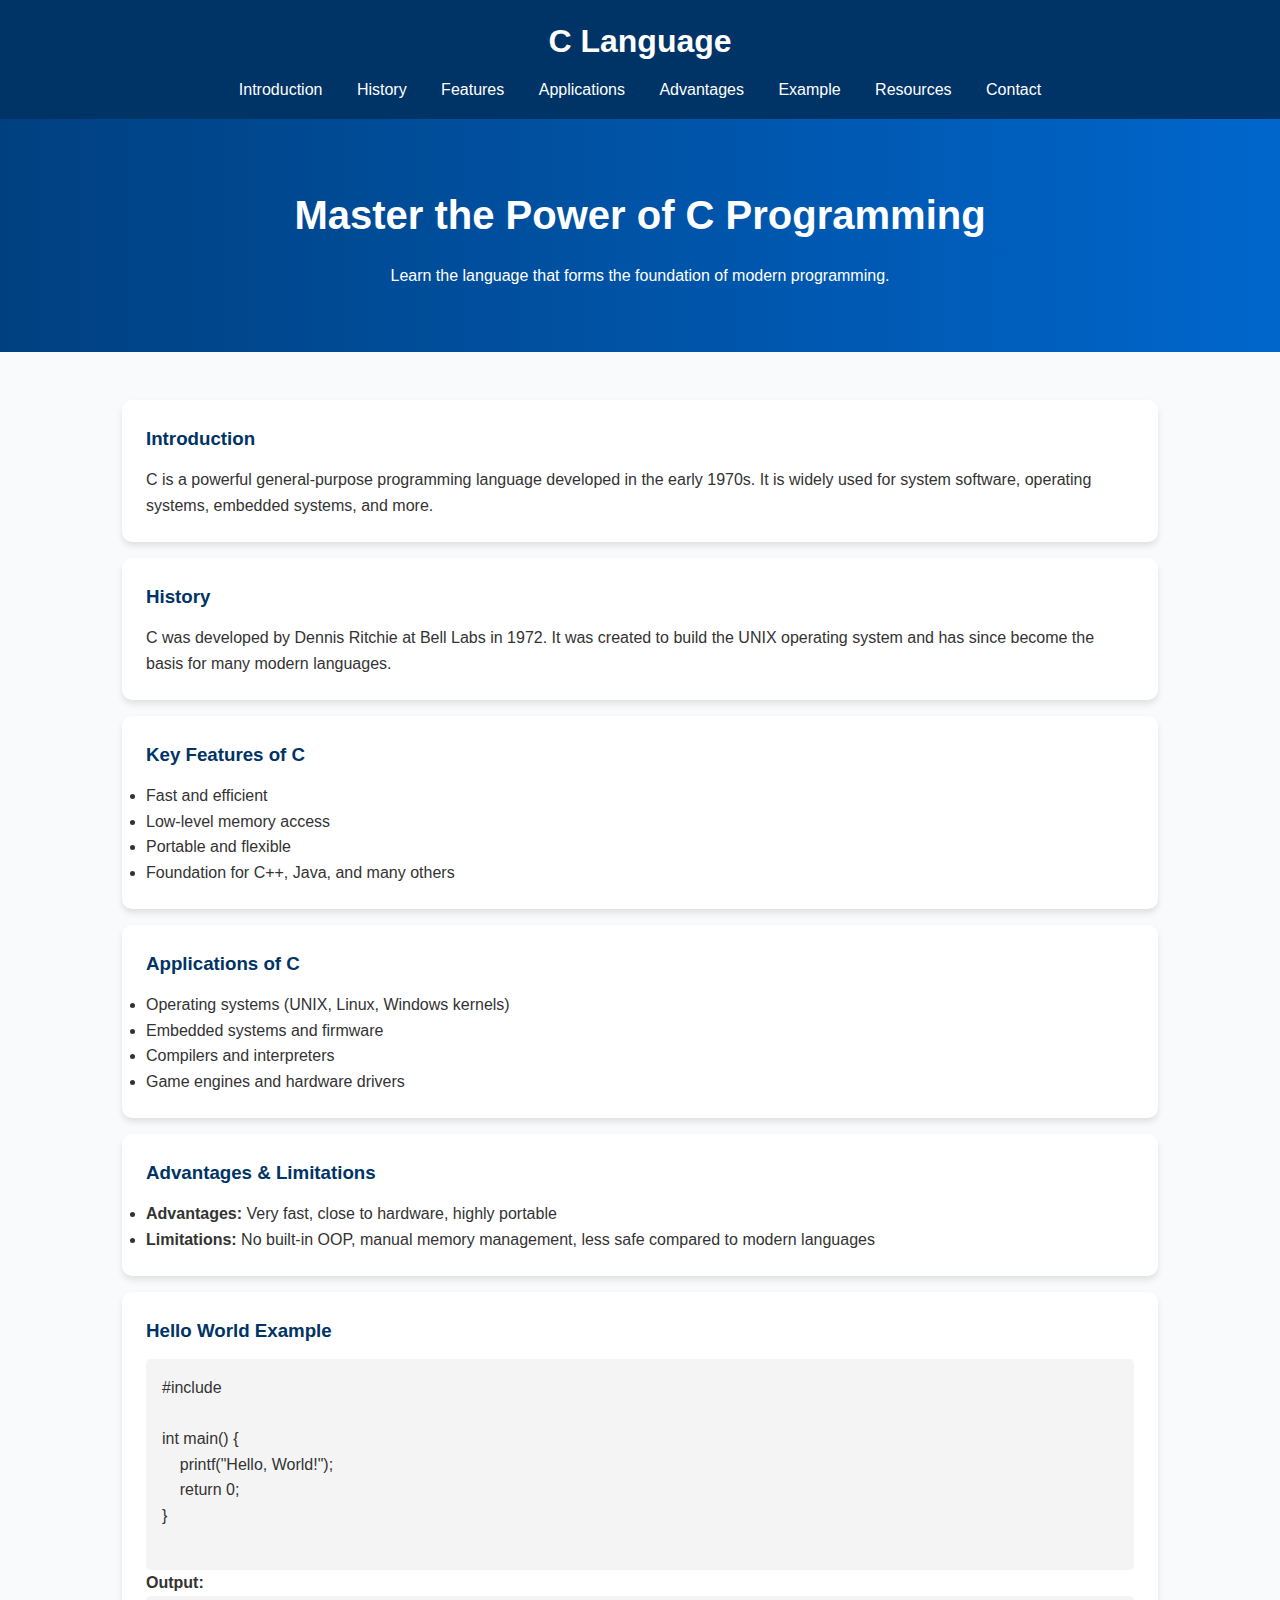
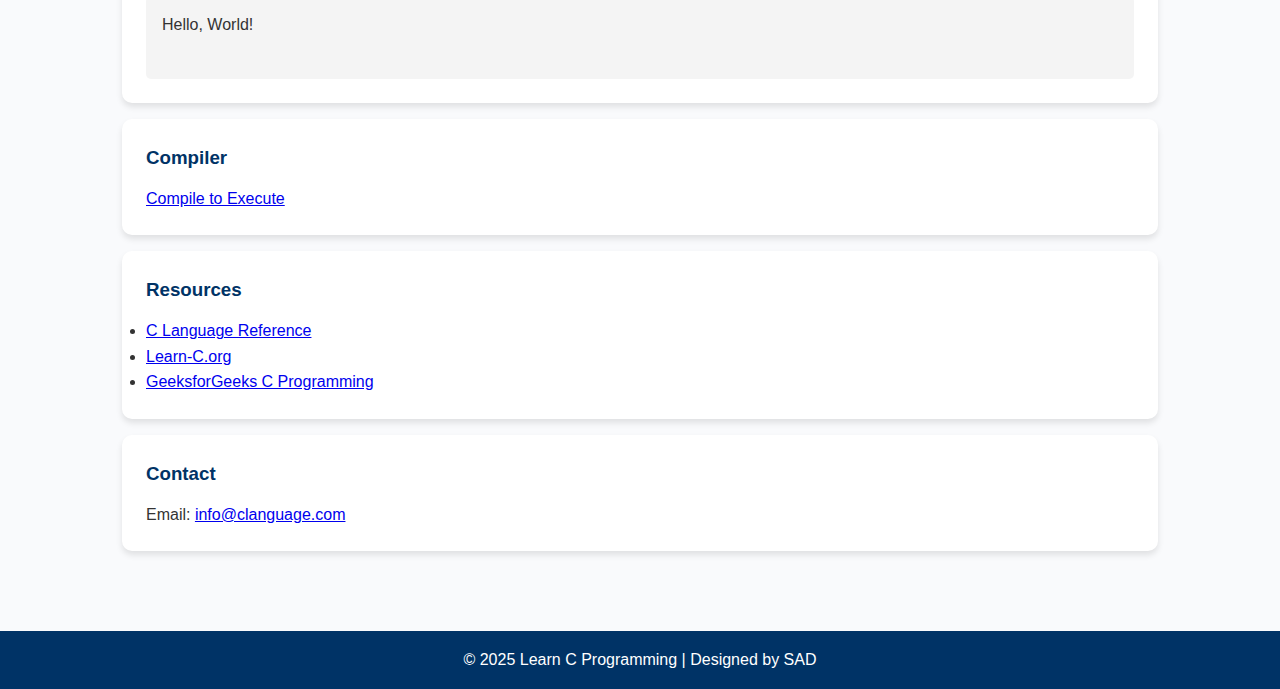
<file: c.html>
<!DOCTYPE html>
<html lang="en">
<head>
  <meta charset="UTF-8">
  <meta name="viewport" content="width=device-width, initial-scale=1.0">
  <title>C Language - Learn Programming</title>
  <link rel="icon" href="c-logo.png" type="image/png">
  <style>
    *{margin:0;padding:0;box-sizing:border-box;font-family:"Segoe UI",sans-serif;}
    body{background:#f9fafc;color:#333;line-height:1.6;}
    header{background:#003366;color:#fff;padding:1rem 2rem;text-align:center;}
    header h1{font-size:2rem;}
    nav{margin-top:10px;}
    nav a{color:#fff;text-decoration:none;margin:0 15px;font-weight:500;}
    nav a:hover{text-decoration:underline;}
    .hero{background:linear-gradient(to right,#004080,#0066cc);color:white;padding:4rem 2rem;text-align:center;}
    .hero h2{font-size:2.5rem;margin-bottom:1rem;}
    .container{max-width:1100px;margin:auto;padding:2rem;}
    .card{background:white;padding:1.5rem;margin:1rem 0;border-radius:10px;box-shadow:0 4px 6px rgba(0,0,0,0.1);transition:.3s;}
    .card:hover{transform:translateY(-5px);}
    .card h3{margin-bottom:.8rem;color:#003366;}
    pre{background:#f4f4f4;padding:1rem;border-radius:5px;overflow-x:auto;}
    footer{background:#003366;color:white;text-align:center;padding:1rem;margin-top:2rem;}
  </style>
</head>
<body>
  <header>
    <h1>C Language</h1>
    <nav>
      <a href="#intro">Introduction</a>
      <a href="#history">History</a>
      <a href="#features">Features</a>
      <a href="#uses">Applications</a>
      <a href="#advantages">Advantages</a>
      <a href="#example">Example</a>
      <a href="#resources">Resources</a>
      <a href="#contact">Contact</a>
    </nav>
  </header>

  <section class="hero">
    <h2>Master the Power of C Programming</h2>
    <p>Learn the language that forms the foundation of modern programming.</p>
  </section>

  <div class="container">
    <div id="intro" class="card">
      <h3>Introduction</h3>
      <p>C is a powerful general-purpose programming language developed in the early 1970s. It is widely used for system software, operating systems, embedded systems, and more.</p>
    </div>

    <div id="history" class="card">
      <h3>History</h3>
      <p>C was developed by Dennis Ritchie at Bell Labs in 1972. It was created to build the UNIX operating system and has since become the basis for many modern languages.</p>
    </div>

    <div id="features" class="card">
      <h3>Key Features of C</h3>
      <ul>
        <li>Fast and efficient</li>
        <li>Low-level memory access</li>
        <li>Portable and flexible</li>
        <li>Foundation for C++, Java, and many others</li>
      </ul>
    </div>

    <div id="uses" class="card">
      <h3>Applications of C</h3>
      <ul>
        <li>Operating systems (UNIX, Linux, Windows kernels)</li>
        <li>Embedded systems and firmware</li>
        <li>Compilers and interpreters</li>
        <li>Game engines and hardware drivers</li>
      </ul>
    </div>

    <div id="advantages" class="card">
      <h3>Advantages & Limitations</h3>
      <ul>
        <li><b>Advantages:</b> Very fast, close to hardware, highly portable</li>
        <li><b>Limitations:</b> No built-in OOP, manual memory management, less safe compared to modern languages</li>
      </ul>
    </div>

    <div id="example" class="card">
      <h3>Hello World Example</h3>
      <pre>
#include <stdio.h>

int main() {
    printf("Hello, World!");
    return 0;
}
      </pre>
      <p><b>Output:</b></p>
      <pre>
Hello, World!
      </pre>
    </div>

     <div id="compiler" class="card">
      <h3>Compiler</h3>
      <p><a href="https://www.programiz.com/c-programming/online-compiler/">Compile to Execute</a></p>
    </div>



    <div id="resources" class="card">
      <h3>Resources</h3>
      <ul>
        <li><a href="https://en.cppreference.com/w/c" target="_blank">C Language Reference</a></li>
        <li><a href="https://www.learn-c.org/" target="_blank">Learn-C.org</a></li>
        <li><a href="https://www.geeksforgeeks.org/c-programming-language/" target="_blank">GeeksforGeeks C Programming</a></li>
      </ul>
    </div>

    <div id="contact" class="card">
      <h3>Contact</h3>
      <p>Email: <a href="mailto:info@clanguage.com">info@clanguage.com</a></p>
    </div>
  </div>

  <footer>
    <p>© 2025 Learn C Programming | Designed by SAD</p>
  </footer>
</body>
</html>
</file>
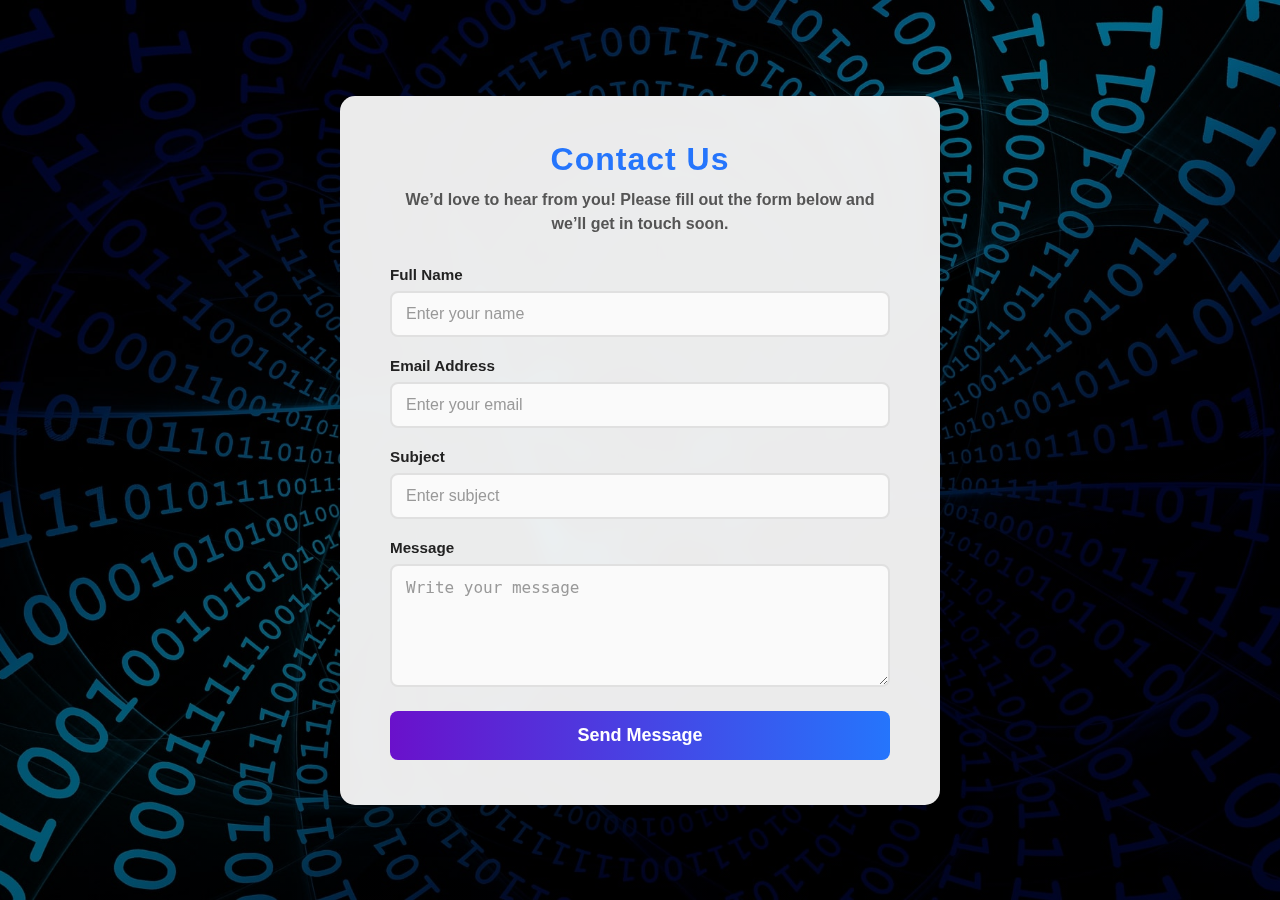
<file: contact us.html>
<!DOCTYPE html>
<html lang="en">
<head>
    <meta charset="UTF-8">
    <meta name="viewport" content="width=device-width, initial-scale=1.0">
    <title>Contact Us</title>
    <link rel="stylesheet" href="contact us.css">
</head>
<body>
    <section class="contact-section">
        <div class="contact-container">
            <h1>Contact Us</h1>
            <p><b>We’d love to hear from you! Please fill out the form below and we’ll get in touch soon.</b></p>

            <form class="contact-form" action="#" method="POST">
                <div class="form-group">
                    <label for="name">Full Name</label>
                    <input type="text" id="name" name="name" placeholder="Enter your name" required>
                </div>

                <div class="form-group">
                    <label for="email">Email Address</label>
                    <input type="email" id="email" name="email" placeholder="Enter your email" required>
                </div>

                <div class="form-group">
                    <label for="subject">Subject</label>
                    <input type="text" id="subject" name="subject" placeholder="Enter subject">
                </div>

                <div class="form-group">
                    <label for="message">Message</label>
                    <textarea id="message" name="message" rows="5" placeholder="Write your message" required></textarea>
                </div>

                <button type="submit" class="btn">Send Message</button>
            </form>
        </div>
    </section>
</body>
</html>
</file>
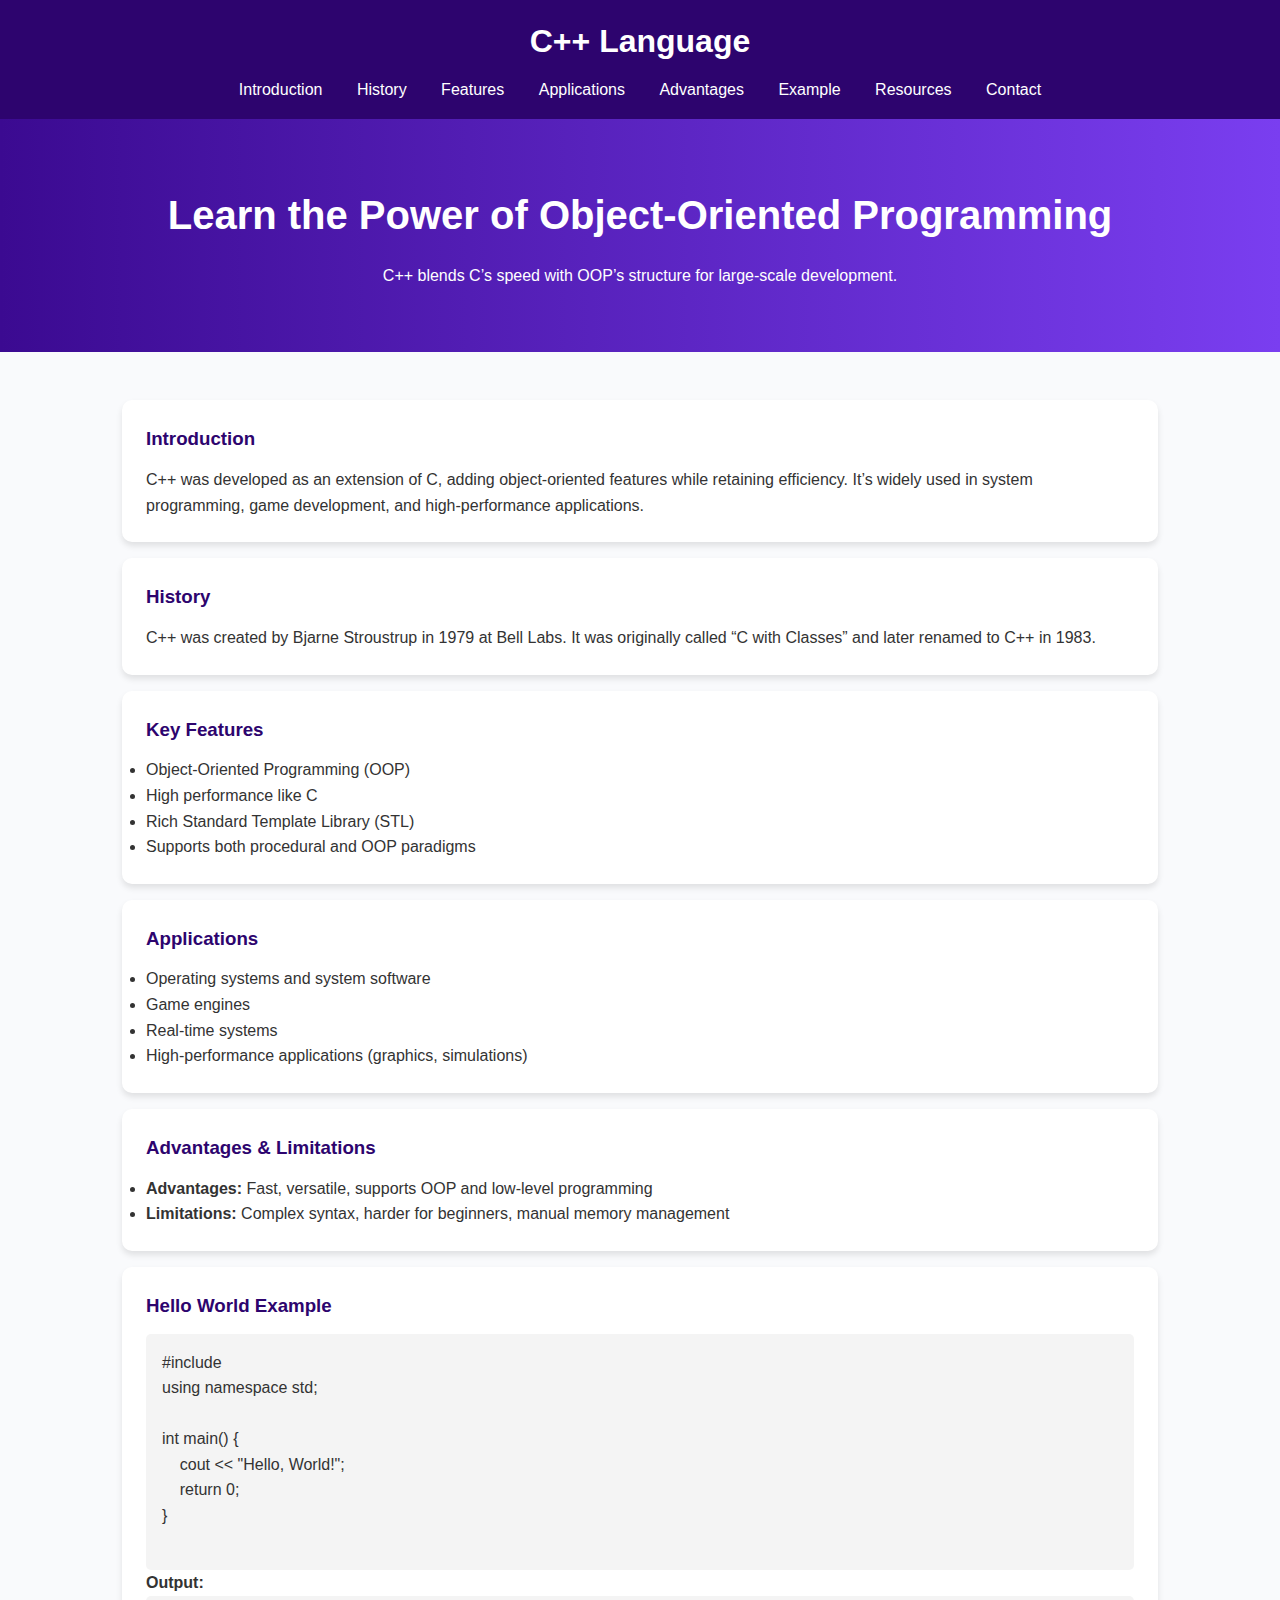
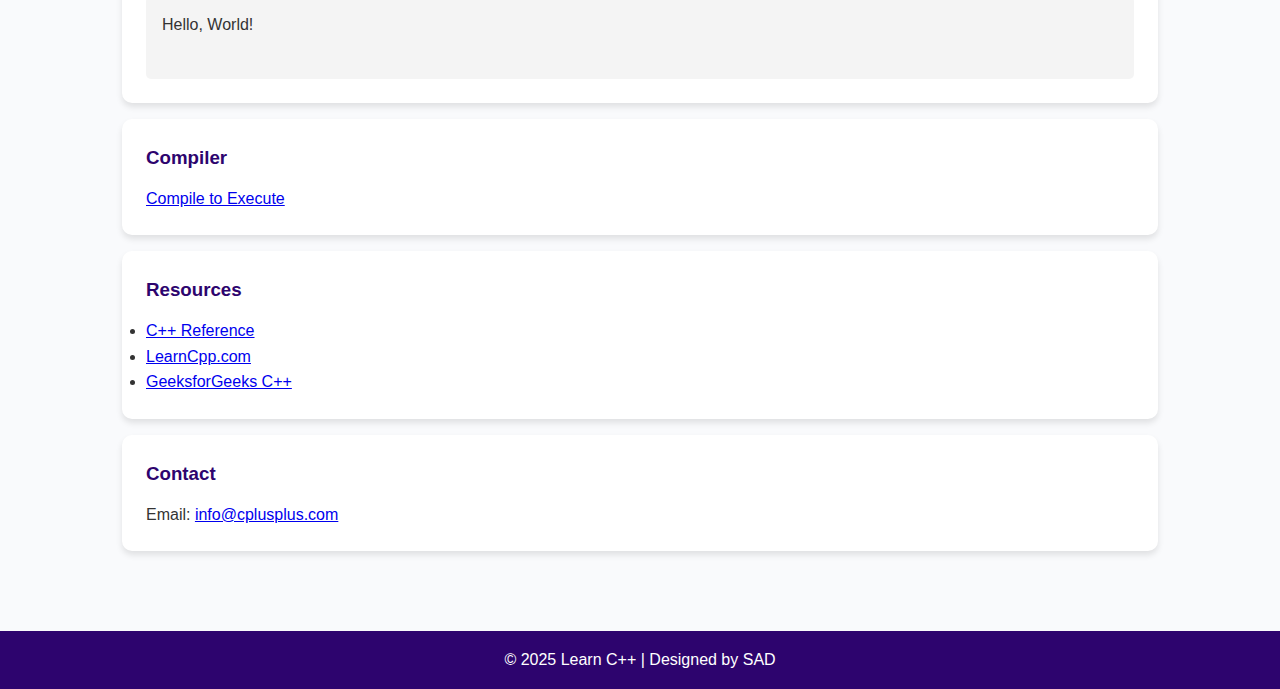
<file: cpp.html>
<!DOCTYPE html>
<html lang="en">
<head>
  <meta charset="UTF-8">
  <meta name="viewport" content="width=device-width, initial-scale=1.0">
  <title>C++ Language - Learn Programming</title>
  <link rel="icon" href="cpp-logo.png" type="image/png">
  <style>
    *{margin:0;padding:0;box-sizing:border-box;font-family:"Segoe UI",sans-serif;}
    body{background:#f9fafc;color:#333;line-height:1.6;}
    header{background:#2d046e;color:#fff;padding:1rem 2rem;text-align:center;}
    header h1{font-size:2rem;}
    nav{margin-top:10px;}
    nav a{color:#fff;text-decoration:none;margin:0 15px;font-weight:500;}
    nav a:hover{text-decoration:underline;}
    .hero{background:linear-gradient(to right,#3b0a91,#7a3ef0);color:white;padding:4rem 2rem;text-align:center;}
    .hero h2{font-size:2.5rem;margin-bottom:1rem;}
    .container{max-width:1100px;margin:auto;padding:2rem;}
    .card{background:white;padding:1.5rem;margin:1rem 0;border-radius:10px;box-shadow:0 4px 6px rgba(0,0,0,0.1);transition:.3s;}
    .card:hover{transform:translateY(-5px);}
    .card h3{margin-bottom:.8rem;color:#2d046e;}
    pre{background:#f4f4f4;padding:1rem;border-radius:5px;overflow-x:auto;}
    footer{background:#2d046e;color:white;text-align:center;padding:1rem;margin-top:2rem;}
  </style>
</head>
<body>
  <header>
    <h1>C++ Language</h1>
    <nav>
      <a href="#intro">Introduction</a>
      <a href="#history">History</a>
      <a href="#features">Features</a>
      <a href="#uses">Applications</a>
      <a href="#advantages">Advantages</a>
      <a href="#example">Example</a>
      <a href="#resources">Resources</a>
      <a href="#contact">Contact</a>
    </nav>
  </header>

  <section class="hero">
    <h2>Learn the Power of Object-Oriented Programming</h2>
    <p>C++ blends C’s speed with OOP’s structure for large-scale development.</p>
  </section>

  <div class="container">
    <div id="intro" class="card">
      <h3>Introduction</h3>
      <p>C++ was developed as an extension of C, adding object-oriented features while retaining efficiency. It’s widely used in system programming, game development, and high-performance applications.</p>
    </div>

    <div id="history" class="card">
      <h3>History</h3>
      <p>C++ was created by Bjarne Stroustrup in 1979 at Bell Labs. It was originally called “C with Classes” and later renamed to C++ in 1983.</p>
    </div>

    <div id="features" class="card">
      <h3>Key Features</h3>
      <ul>
        <li>Object-Oriented Programming (OOP)</li>
        <li>High performance like C</li>
        <li>Rich Standard Template Library (STL)</li>
        <li>Supports both procedural and OOP paradigms</li>
      </ul>
    </div>

    <div id="uses" class="card">
      <h3>Applications</h3>
      <ul>
        <li>Operating systems and system software</li>
        <li>Game engines</li>
        <li>Real-time systems</li>
        <li>High-performance applications (graphics, simulations)</li>
      </ul>
    </div>

    <div id="advantages" class="card">
      <h3>Advantages & Limitations</h3>
      <ul>
        <li><b>Advantages:</b> Fast, versatile, supports OOP and low-level programming</li>
        <li><b>Limitations:</b> Complex syntax, harder for beginners, manual memory management</li>
      </ul>
    </div>

    <div id="example" class="card">
      <h3>Hello World Example</h3>
      <pre>
#include <iostream>
using namespace std;

int main() {
    cout << "Hello, World!";
    return 0;
}
      </pre>
      <p><b>Output:</b></p>
      <pre>
Hello, World!
      </pre>
    </div>

    
     <div id="compiler" class="card">
      <h3>Compiler</h3>
      <p><a href="https://www.programiz.com/cpp-programming/online-compiler/">Compile to Execute</a></p>
    </div>

    <div id="resources" class="card">
      <h3>Resources</h3>
      <ul>
        <li><a href="https://en.cppreference.com/w/" target="_blank">C++ Reference</a></li>
        <li><a href="https://www.learncpp.com/" target="_blank">LearnCpp.com</a></li>
        <li><a href="https://www.geeksforgeeks.org/c-plus-plus/" target="_blank">GeeksforGeeks C++</a></li>
      </ul>
    </div>

    <div id="contact" class="card">
      <h3>Contact</h3>
      <p>Email: <a href="mailto:info@cplusplus.com">info@cplusplus.com</a></p>
    </div>
  </div>

  <footer>
    <p>© 2025 Learn C++ | Designed by SAD</p>
  </footer>
</body>
</html>
</file>
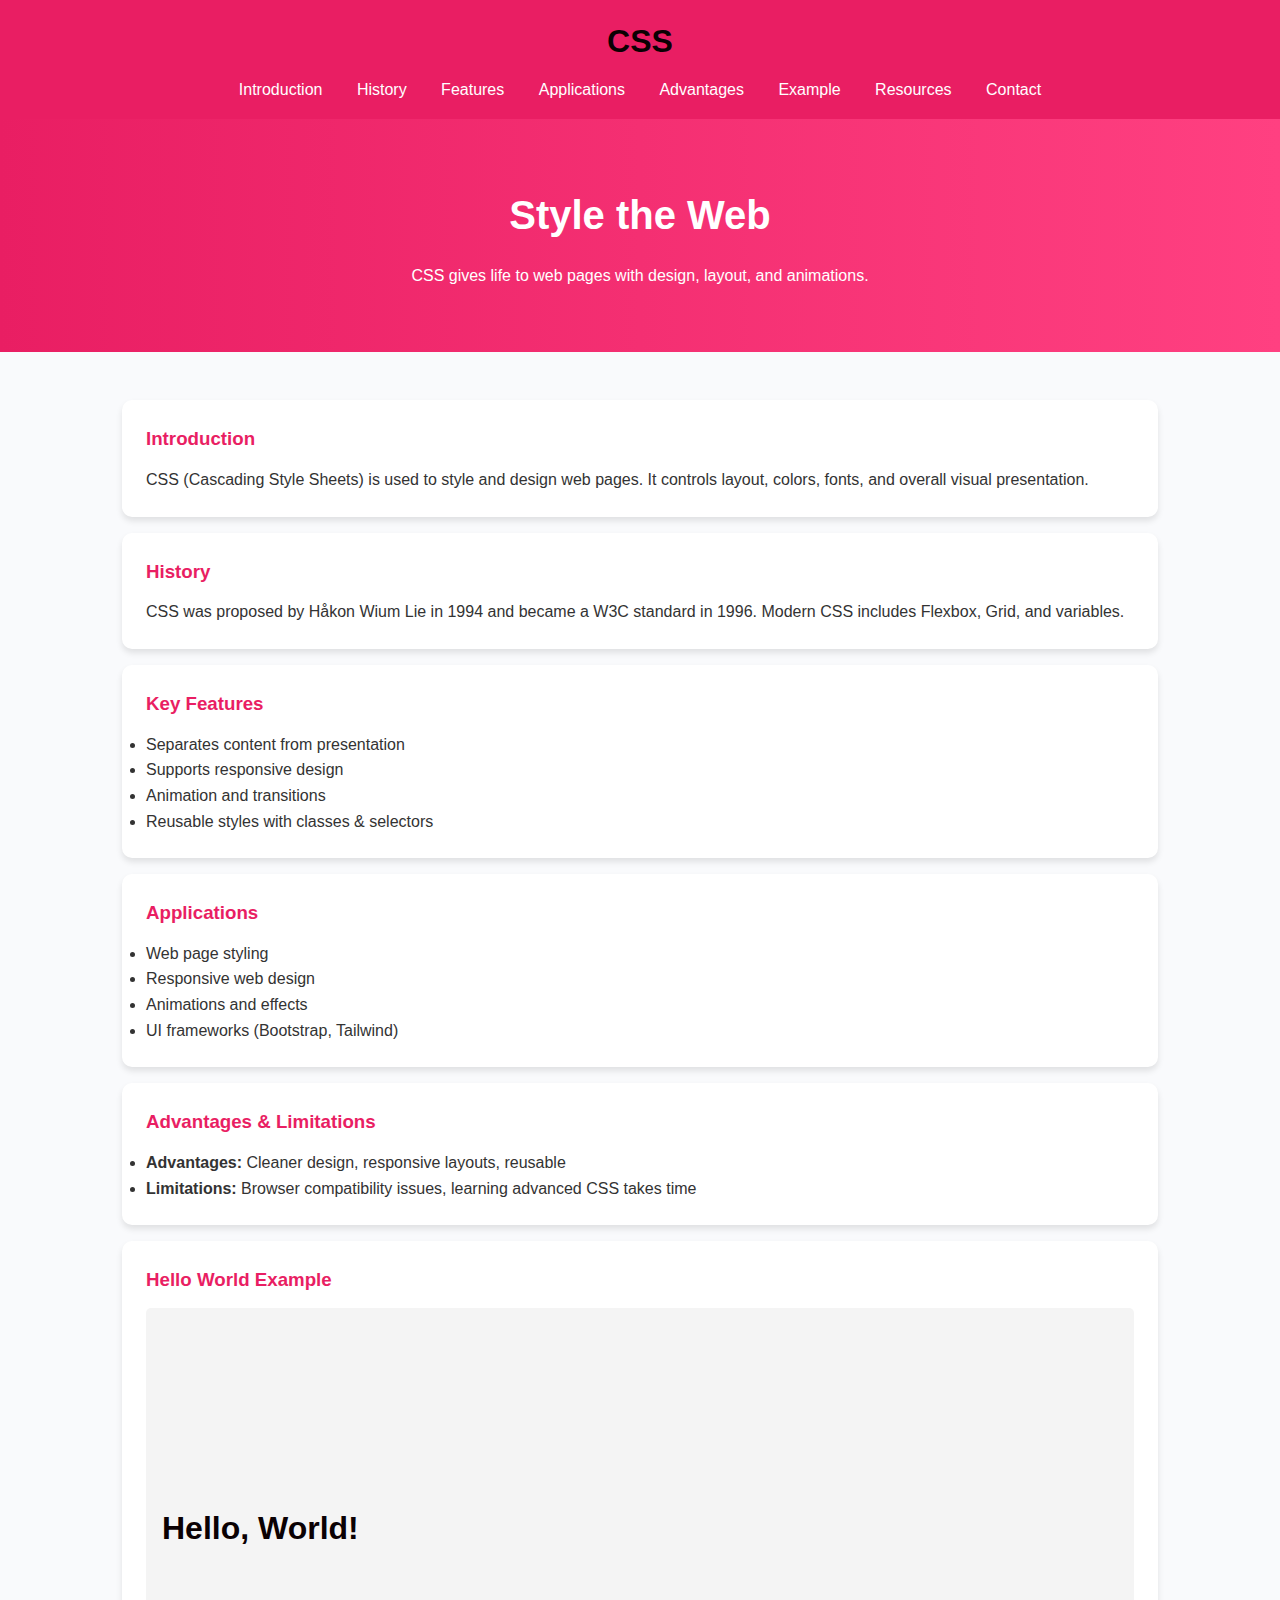
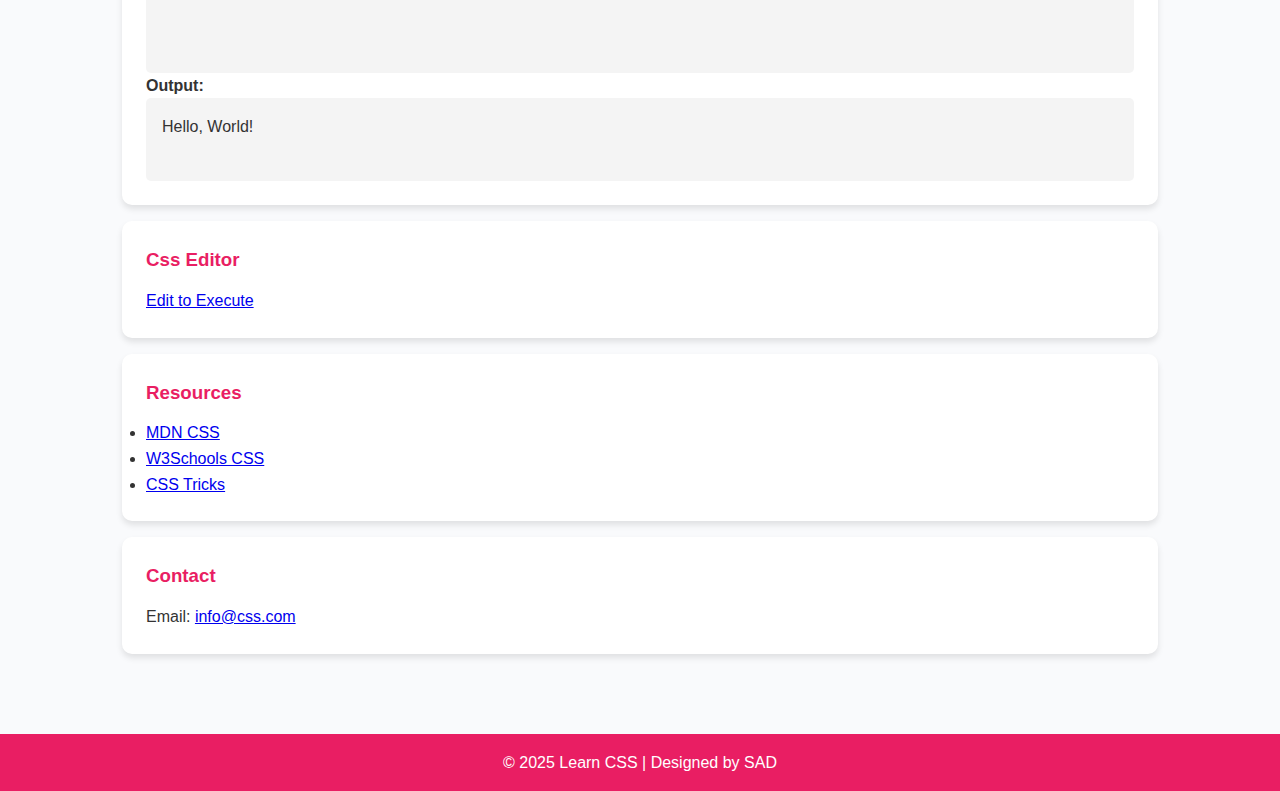
<file: css.html>
<!DOCTYPE html>
<html lang="en">
<head>
  <meta charset="UTF-8">
  <meta name="viewport" content="width=device-width, initial-scale=1.0">
  <title>CSS - Learn Styling</title>
  <link rel="icon" href="css-logo.png" type="image/png">
  <style>
    *{margin:0;padding:0;box-sizing:border-box;font-family:"Segoe UI",sans-serif;}
    body{background:#f9fafc;color:#333;line-height:1.6;}
    header{background:#e91e63;color:#fff;padding:1rem 2rem;text-align:center;}
    header h1{font-size:2rem;}
    nav{margin-top:10px;}
    nav a{color:#fff;text-decoration:none;margin:0 15px;font-weight:500;}
    nav a:hover{text-decoration:underline;}
    .hero{background:linear-gradient(to right,#e91e63,#ff4081);color:white;padding:4rem 2rem;text-align:center;}
    .hero h2{font-size:2.5rem;margin-bottom:1rem;}
    .container{max-width:1100px;margin:auto;padding:2rem;}
    .card{background:white;padding:1.5rem;margin:1rem 0;border-radius:10px;box-shadow:0 4px 6px rgba(0,0,0,0.1);transition:.3s;}
    .card:hover{transform:translateY(-5px);}
    .card h3{margin-bottom:.8rem;color:#e91e63;}
    pre{background:#f4f4f4;padding:1rem;border-radius:5px;overflow-x:auto;}
    footer{background:#e91e63;color:white;text-align:center;padding:1rem;margin-top:2rem;}
  </style>
</head>
<body>
  <header>
    <h1>CSS</h1>
    <nav>
      <a href="#intro">Introduction</a>
      <a href="#history">History</a>
      <a href="#features">Features</a>
      <a href="#uses">Applications</a>
      <a href="#advantages">Advantages</a>
      <a href="#example">Example</a>
      <a href="#resources">Resources</a>
      <a href="#contact">Contact</a>
    </nav>
  </header>

  <section class="hero">
    <h2>Style the Web</h2>
    <p>CSS gives life to web pages with design, layout, and animations.</p>
  </section>

  <div class="container">
    <div id="intro" class="card">
      <h3>Introduction</h3>
      <p>CSS (Cascading Style Sheets) is used to style and design web pages. It controls layout, colors, fonts, and overall visual presentation.</p>
    </div>

    <div id="history" class="card">
      <h3>History</h3>
      <p>CSS was proposed by Håkon Wium Lie in 1994 and became a W3C standard in 1996. Modern CSS includes Flexbox, Grid, and variables.</p>
    </div>

    <div id="features" class="card">
      <h3>Key Features</h3>
      <ul>
        <li>Separates content from presentation</li>
        <li>Supports responsive design</li>
        <li>Animation and transitions</li>
        <li>Reusable styles with classes & selectors</li>
      </ul>
    </div>

    <div id="uses" class="card">
      <h3>Applications</h3>
      <ul>
        <li>Web page styling</li>
        <li>Responsive web design</li>
        <li>Animations and effects</li>
        <li>UI frameworks (Bootstrap, Tailwind)</li>
      </ul>
    </div>

    <div id="advantages" class="card">
      <h3>Advantages & Limitations</h3>
      <ul>
        <li><b>Advantages:</b> Cleaner design, responsive layouts, reusable</li>
        <li><b>Limitations:</b> Browser compatibility issues, learning advanced CSS takes time</li>
      </ul>
    </div>

    <div id="example" class="card">
      <h3>Hello World Example</h3>
      <pre>
<!DOCTYPE html>
<html>
<head>
<style>
h1 {
  color: rgb(11, 1, 3);
}
</style>
</head>
<body>
  <h1>Hello, World!</h1>
</body>
</html>
      </pre>
      <p><b>Output:</b></p>
      <pre>
Hello, World!
      </pre>
    </div>

        
     <div id="compiler" class="card">
      <h3>Css Editor</h3>
      <p><a href="https://www.programiz.com/html/online-compiler/">Edit to Execute</a></p>
    </div>


    <div id="resources" class="card">
      <h3>Resources</h3>
      <ul>
        <li><a href="https://developer.mozilla.org/en-US/docs/Web/CSS" target="_blank">MDN CSS</a></li>
        <li><a href="https://www.w3schools.com/css/" target="_blank">W3Schools CSS</a></li>
        <li><a href="https://css-tricks.com/" target="_blank">CSS Tricks</a></li>
      </ul>
    </div>

    <div id="contact" class="card">
      <h3>Contact</h3>
      <p>Email: <a href="mailto:info@css.com">info@css.com</a></p>
    </div>
  </div>

  <footer>
    <p>© 2025 Learn CSS | Designed by SAD</p>
  </footer>
</body>
</html>
</file>
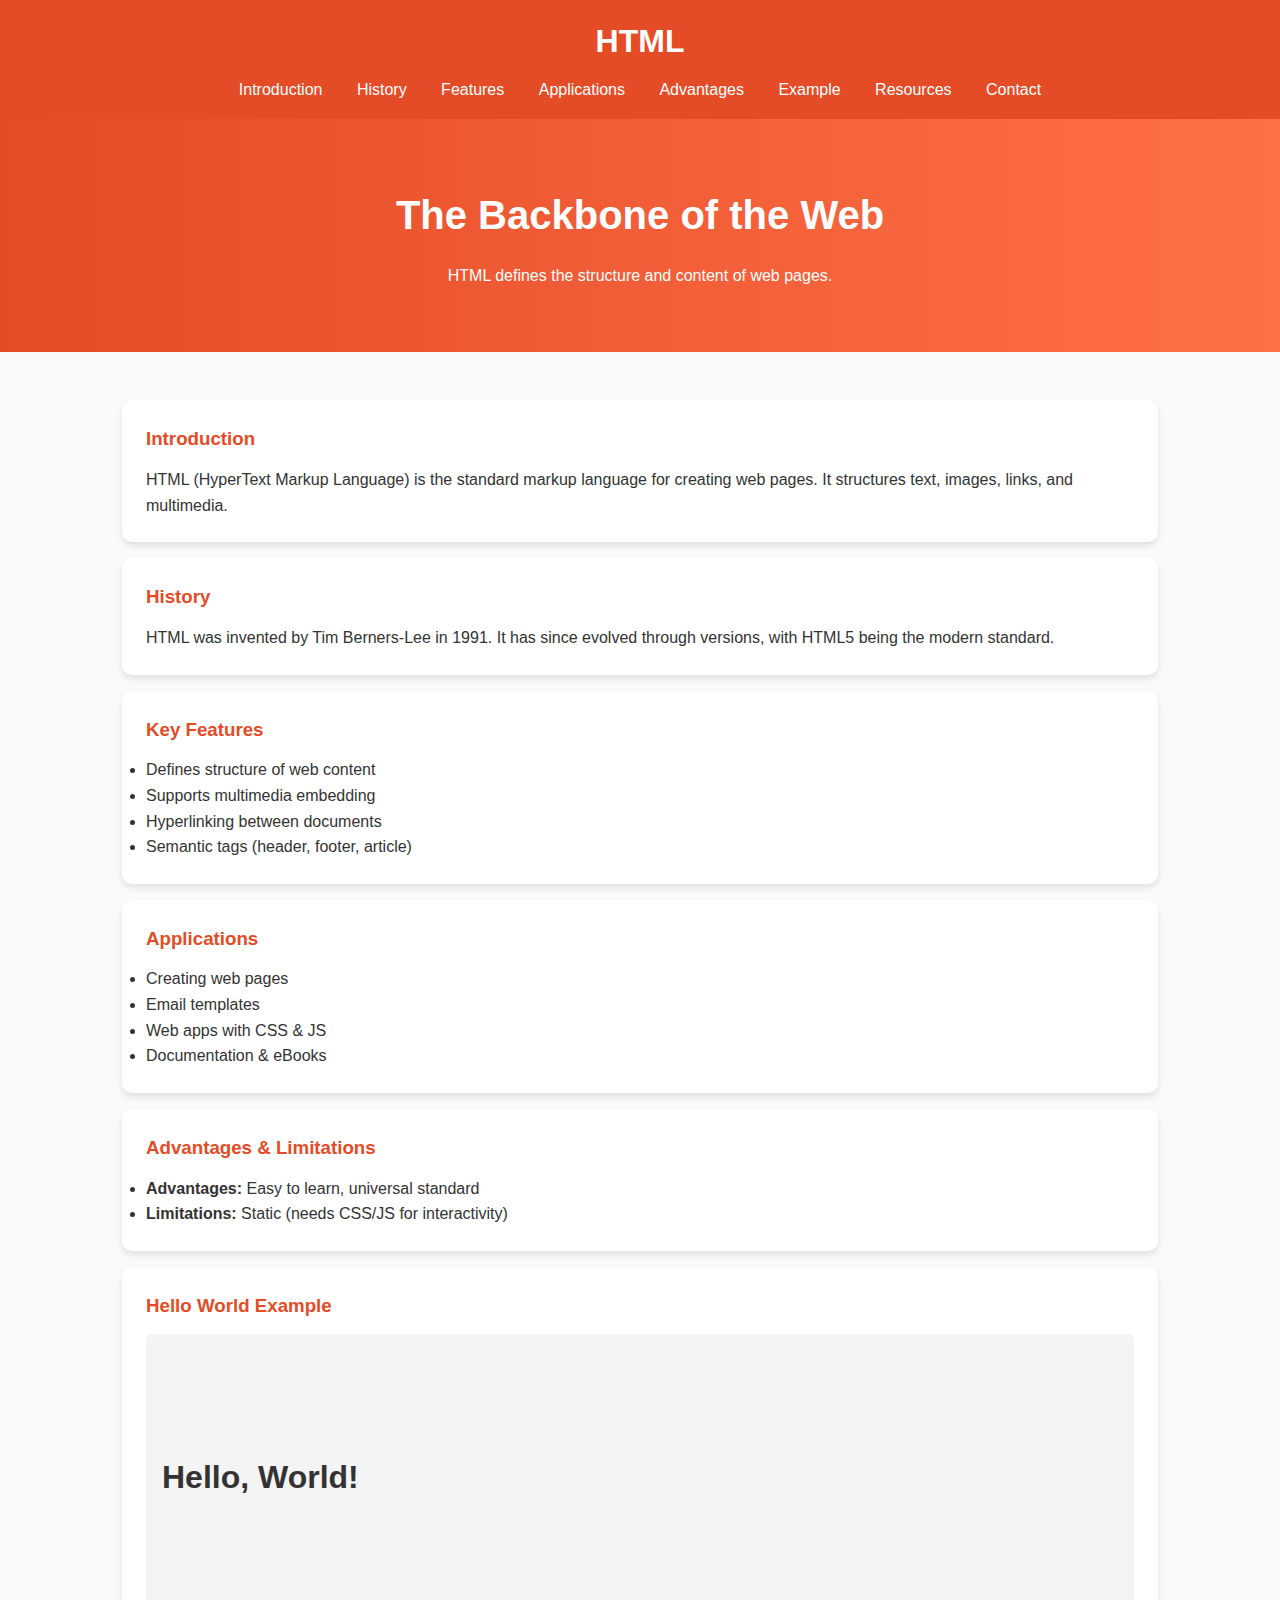
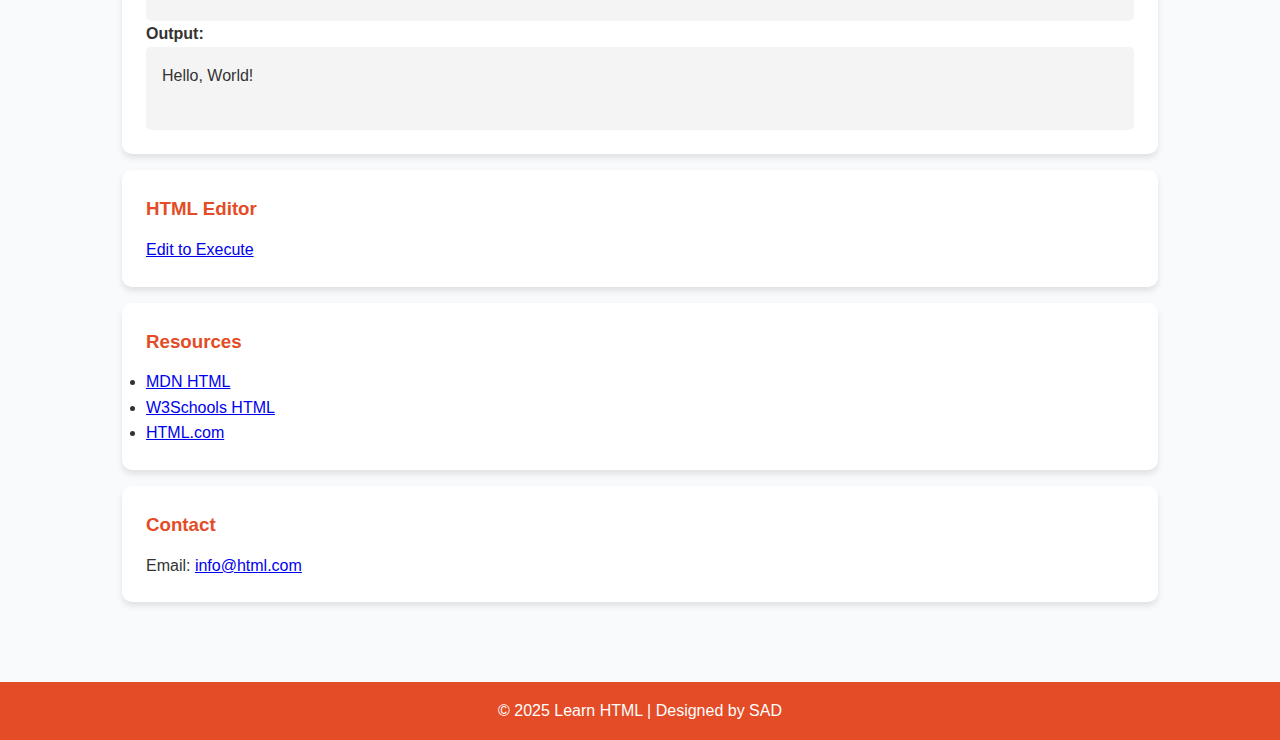
<file: html.html>
<!DOCTYPE html>
<html lang="en">
<head>
  <meta charset="UTF-8">
  <meta name="viewport" content="width=device-width, initial-scale=1.0">
  <title>HTML - Learn Web Structure</title>
  <link rel="icon" href="HTML1 LOGO.png" type="image/png">
  <style>
    *{margin:0;padding:0;box-sizing:border-box;font-family:"Segoe UI",sans-serif;}
    body{background:#f9fafc;color:#333;line-height:1.6;}
    header{background:#e34c26;color:#fff;padding:1rem 2rem;text-align:center;}
    header h1{font-size:2rem;}
    nav{margin-top:10px;}
    nav a{color:#fff;text-decoration:none;margin:0 15px;font-weight:500;}
    nav a:hover{text-decoration:underline;}
    .hero{background:linear-gradient(to right,#e34c26,#ff6f47);color:white;padding:4rem 2rem;text-align:center;}
    .hero h2{font-size:2.5rem;margin-bottom:1rem;}
    .container{max-width:1100px;margin:auto;padding:2rem;}
    .card{background:white;padding:1.5rem;margin:1rem 0;border-radius:10px;box-shadow:0 4px 6px rgba(0,0,0,0.1);transition:.3s;}
    .card:hover{transform:translateY(-5px);}
    .card h3{margin-bottom:.8rem;color:#e34c26;}
    pre{background:#f4f4f4;padding:1rem;border-radius:5px;overflow-x:auto;}
    footer{background:#e34c26;color:white;text-align:center;padding:1rem;margin-top:2rem;}
  </style>
</head>
<body>
  <header>
    <h1>HTML</h1>
    <nav>
      <a href="#intro">Introduction</a>
      <a href="#history">History</a>
      <a href="#features">Features</a>
      <a href="#uses">Applications</a>
      <a href="#advantages">Advantages</a>
      <a href="#example">Example</a>
      <a href="#resources">Resources</a>
      <a href="#contact">Contact</a>
    </nav>
  </header>

  <section class="hero">
    <h2>The Backbone of the Web</h2>
    <p>HTML defines the structure and content of web pages.</p>
  </section>

  <div class="container">
    <div id="intro" class="card">
      <h3>Introduction</h3>
      <p>HTML (HyperText Markup Language) is the standard markup language for creating web pages. It structures text, images, links, and multimedia.</p>
    </div>

    <div id="history" class="card">
      <h3>History</h3>
      <p>HTML was invented by Tim Berners-Lee in 1991. It has since evolved through versions, with HTML5 being the modern standard.</p>
    </div>

    <div id="features" class="card">
      <h3>Key Features</h3>
      <ul>
        <li>Defines structure of web content</li>
        <li>Supports multimedia embedding</li>
        <li>Hyperlinking between documents</li>
        <li>Semantic tags (header, footer, article)</li>
      </ul>
    </div>

    <div id="uses" class="card">
      <h3>Applications</h3>
      <ul>
        <li>Creating web pages</li>
        <li>Email templates</li>
        <li>Web apps with CSS & JS</li>
        <li>Documentation & eBooks</li>
      </ul>
    </div>

    <div id="advantages" class="card">
      <h3>Advantages & Limitations</h3>
      <ul>
        <li><b>Advantages:</b> Easy to learn, universal standard</li>
        <li><b>Limitations:</b> Static (needs CSS/JS for interactivity)</li>
      </ul>
    </div>

    <div id="example" class="card">
      <h3>Hello World Example</h3>
      <pre>
<!DOCTYPE html>
<html>
  <body>
    <h1>Hello, World!</h1>
  </body>
</html>
      </pre>
      <p><b>Output:</b></p>
      <pre>
Hello, World!
      </pre>
    </div>

    
     <div id="compiler" class="card">
      <h3>HTML Editor</h3>
      <p><a href="https://www.programiz.com/html/online-compiler/">Edit to Execute</a></p>
    </div>


    <div id="resources" class="card">
      <h3>Resources</h3>
      <ul>
        <li><a href="https://developer.mozilla.org/en-US/docs/Web/HTML" target="_blank">MDN HTML</a></li>
        <li><a href="https://www.w3schools.com/html/" target="_blank">W3Schools HTML</a></li>
        <li><a href="https://html.com/" target="_blank">HTML.com</a></li>
      </ul>
    </div>

    <div id="contact" class="card">
      <h3>Contact</h3>
      <p>Email: <a href="mailto:info@html.com">info@html.com</a></p>
    </div>
  </div>

  <footer>
    <p>© 2025 Learn HTML | Designed by SAD</p>
  </footer>
</body>
</html>
</file>
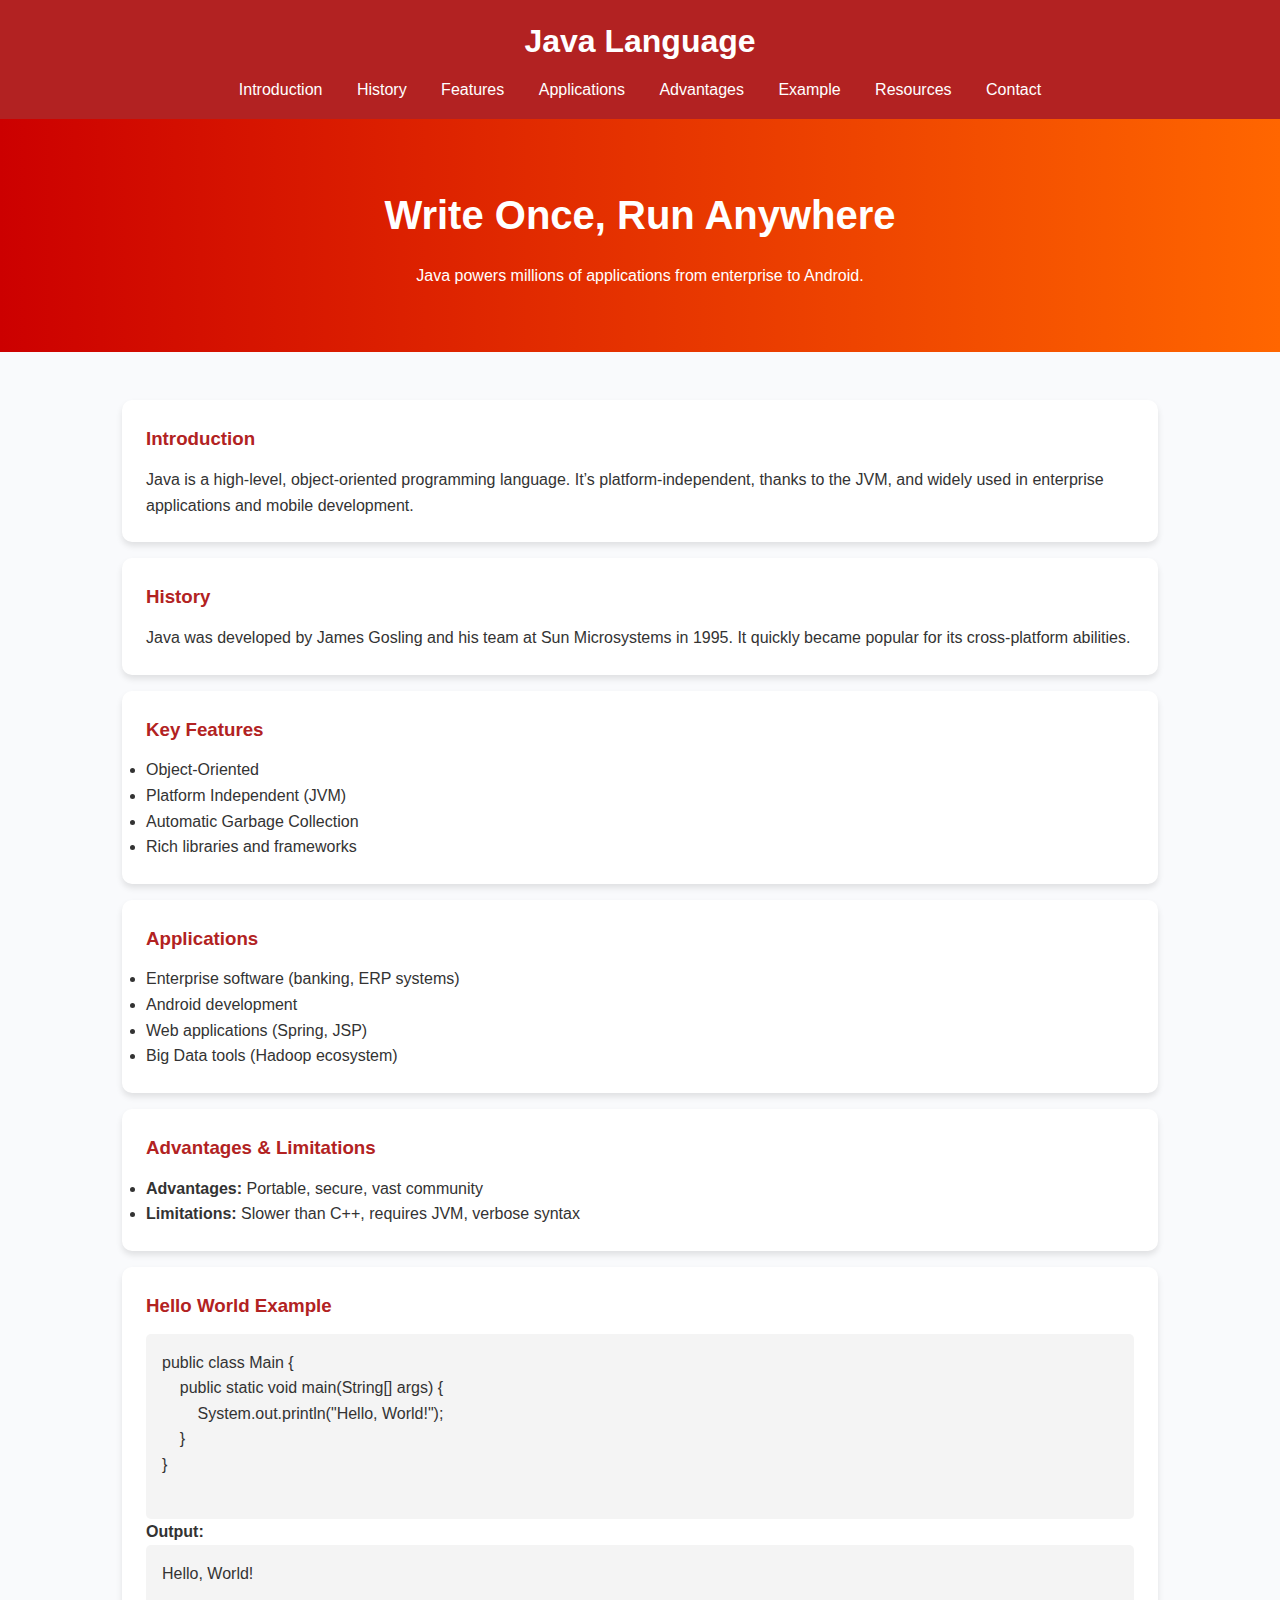
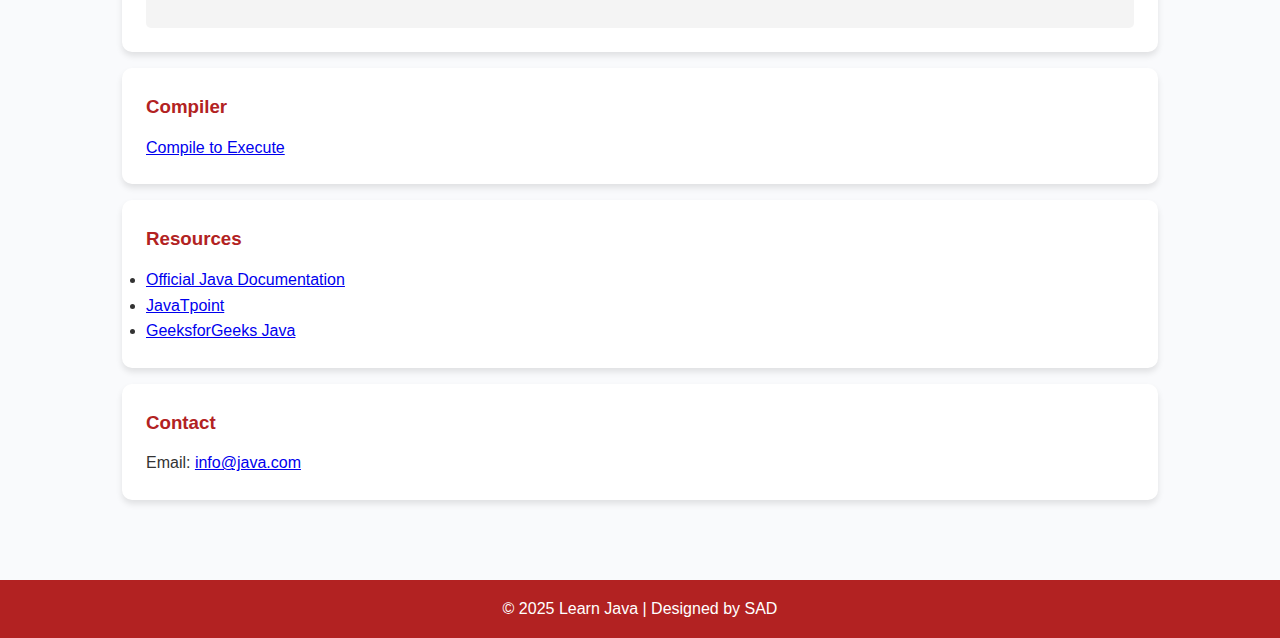
<file: java.html>
<!DOCTYPE html>
<html lang="en">
<head>
  <meta charset="UTF-8">
  <meta name="viewport" content="width=device-width, initial-scale=1.0">
  <title>Java Language - Learn Programming</title>
  <link rel="icon" href="java-logo.png" type="image/png">
  <style>
    *{margin:0;padding:0;box-sizing:border-box;font-family:"Segoe UI",sans-serif;}
    body{background:#f9fafc;color:#333;line-height:1.6;}
    header{background:#b22222;color:#fff;padding:1rem 2rem;text-align:center;}
    header h1{font-size:2rem;}
    nav{margin-top:10px;}
    nav a{color:#fff;text-decoration:none;margin:0 15px;font-weight:500;}
    nav a:hover{text-decoration:underline;}
    .hero{background:linear-gradient(to right,#cc0000,#ff6600);color:white;padding:4rem 2rem;text-align:center;}
    .hero h2{font-size:2.5rem;margin-bottom:1rem;}
    .container{max-width:1100px;margin:auto;padding:2rem;}
    .card{background:white;padding:1.5rem;margin:1rem 0;border-radius:10px;box-shadow:0 4px 6px rgba(0,0,0,0.1);transition:.3s;}
    .card:hover{transform:translateY(-5px);}
    .card h3{margin-bottom:.8rem;color:#b22222;}
    pre{background:#f4f4f4;padding:1rem;border-radius:5px;overflow-x:auto;}
    footer{background:#b22222;color:white;text-align:center;padding:1rem;margin-top:2rem;}
  </style>
</head>
<body>
  <header>
    <h1>Java Language</h1>
    <nav>
      <a href="#intro">Introduction</a>
      <a href="#history">History</a>
      <a href="#features">Features</a>
      <a href="#uses">Applications</a>
      <a href="#advantages">Advantages</a>
      <a href="#example">Example</a>
      <a href="#resources">Resources</a>
      <a href="#contact">Contact</a>
    </nav>
  </header>

  <section class="hero">
    <h2>Write Once, Run Anywhere</h2>
    <p>Java powers millions of applications from enterprise to Android.</p>
  </section>

  <div class="container">
    <div id="intro" class="card">
      <h3>Introduction</h3>
      <p>Java is a high-level, object-oriented programming language. It’s platform-independent, thanks to the JVM, and widely used in enterprise applications and mobile development.</p>
    </div>

    <div id="history" class="card">
      <h3>History</h3>
      <p>Java was developed by James Gosling and his team at Sun Microsystems in 1995. It quickly became popular for its cross-platform abilities.</p>
    </div>

    <div id="features" class="card">
      <h3>Key Features</h3>
      <ul>
        <li>Object-Oriented</li>
        <li>Platform Independent (JVM)</li>
        <li>Automatic Garbage Collection</li>
        <li>Rich libraries and frameworks</li>
      </ul>
    </div>

    <div id="uses" class="card">
      <h3>Applications</h3>
      <ul>
        <li>Enterprise software (banking, ERP systems)</li>
        <li>Android development</li>
        <li>Web applications (Spring, JSP)</li>
        <li>Big Data tools (Hadoop ecosystem)</li>
      </ul>
    </div>

    <div id="advantages" class="card">
      <h3>Advantages & Limitations</h3>
      <ul>
        <li><b>Advantages:</b> Portable, secure, vast community</li>
        <li><b>Limitations:</b> Slower than C++, requires JVM, verbose syntax</li>
      </ul>
    </div>

    <div id="example" class="card">
      <h3>Hello World Example</h3>
      <pre>
public class Main {
    public static void main(String[] args) {
        System.out.println("Hello, World!");
    }
}
      </pre>
      <p><b>Output:</b></p>
      <pre>
Hello, World!
      </pre>
    </div>

     
     <div id="compiler" class="card">
      <h3>Compiler</h3>
      <p><a href="https://www.programiz.com/java-programming/online-compiler/">Compile to Execute</a></p>
    </div>

    <div id="resources" class="card">
      <h3>Resources</h3>
      <ul>
        <li><a href="https://docs.oracle.com/en/java/" target="_blank">Official Java Documentation</a></li>
        <li><a href="https://www.javatpoint.com/java-tutorial" target="_blank">JavaTpoint</a></li>
        <li><a href="https://www.geeksforgeeks.org/java/" target="_blank">GeeksforGeeks Java</a></li>
      </ul>
    </div>

    <div id="contact" class="card">
      <h3>Contact</h3>
      <p>Email: <a href="mailto:info@java.com">info@java.com</a></p>
    </div>
  </div>

  <footer>
    <p>© 2025 Learn Java | Designed by SAD</p>
  </footer>
</body>
</html>
</file>
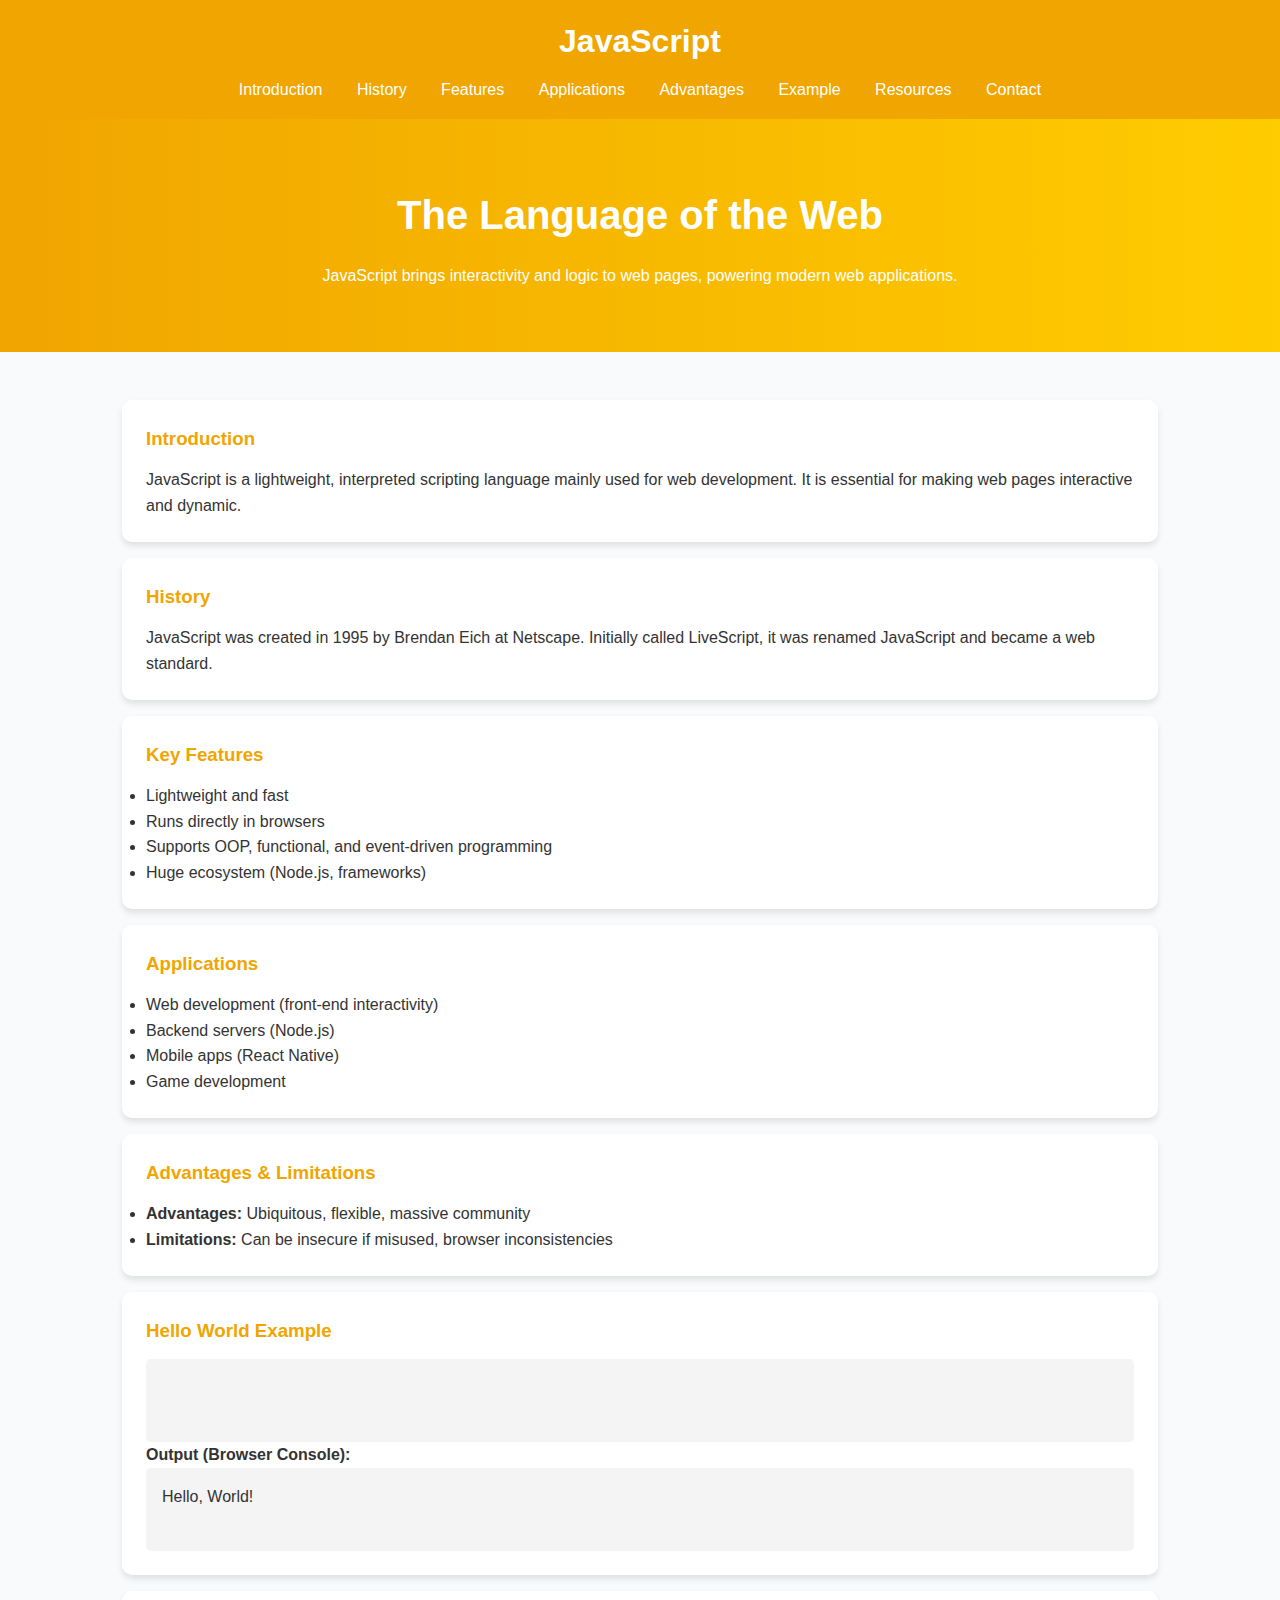
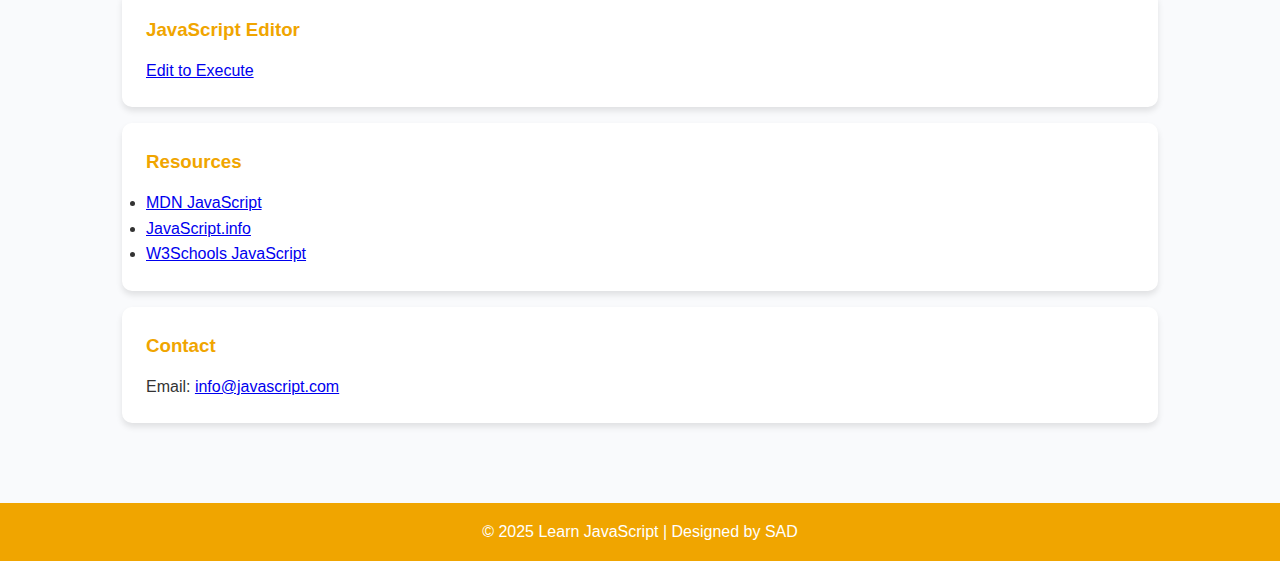
<file: javascript.html>
<!DOCTYPE html>
<html lang="en">
<head>
  <meta charset="UTF-8">
  <meta name="viewport" content="width=device-width, initial-scale=1.0">
  <title>JavaScript - Learn Programming</title>
  <link rel="icon" href="js-logo.png" type="image/png">
  <style>
    *{margin:0;padding:0;box-sizing:border-box;font-family:"Segoe UI",sans-serif;}
    body{background:#f9fafc;color:#333;line-height:1.6;}
    header{background:#f0a500;color:#fff;padding:1rem 2rem;text-align:center;}
    header h1{font-size:2rem;}
    nav{margin-top:10px;}
    nav a{color:#fff;text-decoration:none;margin:0 15px;font-weight:500;}
    nav a:hover{text-decoration:underline;}
    .hero{background:linear-gradient(to right,#f0a500,#ffcc00);color:white;padding:4rem 2rem;text-align:center;}
    .hero h2{font-size:2.5rem;margin-bottom:1rem;}
    .container{max-width:1100px;margin:auto;padding:2rem;}
    .card{background:white;padding:1.5rem;margin:1rem 0;border-radius:10px;box-shadow:0 4px 6px rgba(0,0,0,0.1);transition:.3s;}
    .card:hover{transform:translateY(-5px);}
    .card h3{margin-bottom:.8rem;color:#f0a500;}
    pre{background:#f4f4f4;padding:1rem;border-radius:5px;overflow-x:auto;}
    footer{background:#f0a500;color:white;text-align:center;padding:1rem;margin-top:2rem;}
  </style>
</head>
<body>
  <header>
    <h1>JavaScript</h1>
    <nav>
      <a href="#intro">Introduction</a>
      <a href="#history">History</a>
      <a href="#features">Features</a>
      <a href="#uses">Applications</a>
      <a href="#advantages">Advantages</a>
      <a href="#example">Example</a>
      <a href="#resources">Resources</a>
      <a href="#contact">Contact</a>
    </nav>
  </header>

  <section class="hero">
    <h2>The Language of the Web</h2>
    <p>JavaScript brings interactivity and logic to web pages, powering modern web applications.</p>
  </section>

  <div class="container">
    <div id="intro" class="card">
      <h3>Introduction</h3>
      <p>JavaScript is a lightweight, interpreted scripting language mainly used for web development. It is essential for making web pages interactive and dynamic.</p>
    </div>

    <div id="history" class="card">
      <h3>History</h3>
      <p>JavaScript was created in 1995 by Brendan Eich at Netscape. Initially called LiveScript, it was renamed JavaScript and became a web standard.</p>
    </div>

    <div id="features" class="card">
      <h3>Key Features</h3>
      <ul>
        <li>Lightweight and fast</li>
        <li>Runs directly in browsers</li>
        <li>Supports OOP, functional, and event-driven programming</li>
        <li>Huge ecosystem (Node.js, frameworks)</li>
      </ul>
    </div>

    <div id="uses" class="card">
      <h3>Applications</h3>
      <ul>
        <li>Web development (front-end interactivity)</li>
        <li>Backend servers (Node.js)</li>
        <li>Mobile apps (React Native)</li>
        <li>Game development</li>
      </ul>
    </div>

    <div id="advantages" class="card">
      <h3>Advantages & Limitations</h3>
      <ul>
        <li><b>Advantages:</b> Ubiquitous, flexible, massive community</li>
        <li><b>Limitations:</b> Can be insecure if misused, browser inconsistencies</li>
      </ul>
    </div>

    <div id="example" class="card">
      <h3>Hello World Example</h3>
      <pre>
<script>
  console.log("Hello, World!");
</script>
      </pre>
      <p><b>Output (Browser Console):</b></p>
      <pre>
Hello, World!
      </pre>
    </div>

      
     <div id="compiler" class="card">
      <h3>JavaScript Editor</h3>
      <p><a href="https://www.programiz.com/javascript/online-compiler/">Edit to Execute</a></p>
    </div>



    <div id="resources" class="card">
      <h3>Resources</h3>
      <ul>
        <li><a href="https://developer.mozilla.org/en-US/docs/Web/JavaScript" target="_blank">MDN JavaScript</a></li>
        <li><a href="https://javascript.info/" target="_blank">JavaScript.info</a></li>
        <li><a href="https://www.w3schools.com/js/" target="_blank">W3Schools JavaScript</a></li>
      </ul>
    </div>

    <div id="contact" class="card">
      <h3>Contact</h3>
      <p>Email: <a href="mailto:info@javascript.com">info@javascript.com</a></p>
    </div>
  </div>

  <footer>
    <p>© 2025 Learn JavaScript | Designed by SAD</p>
  </footer>
</body>
</html>
</file>
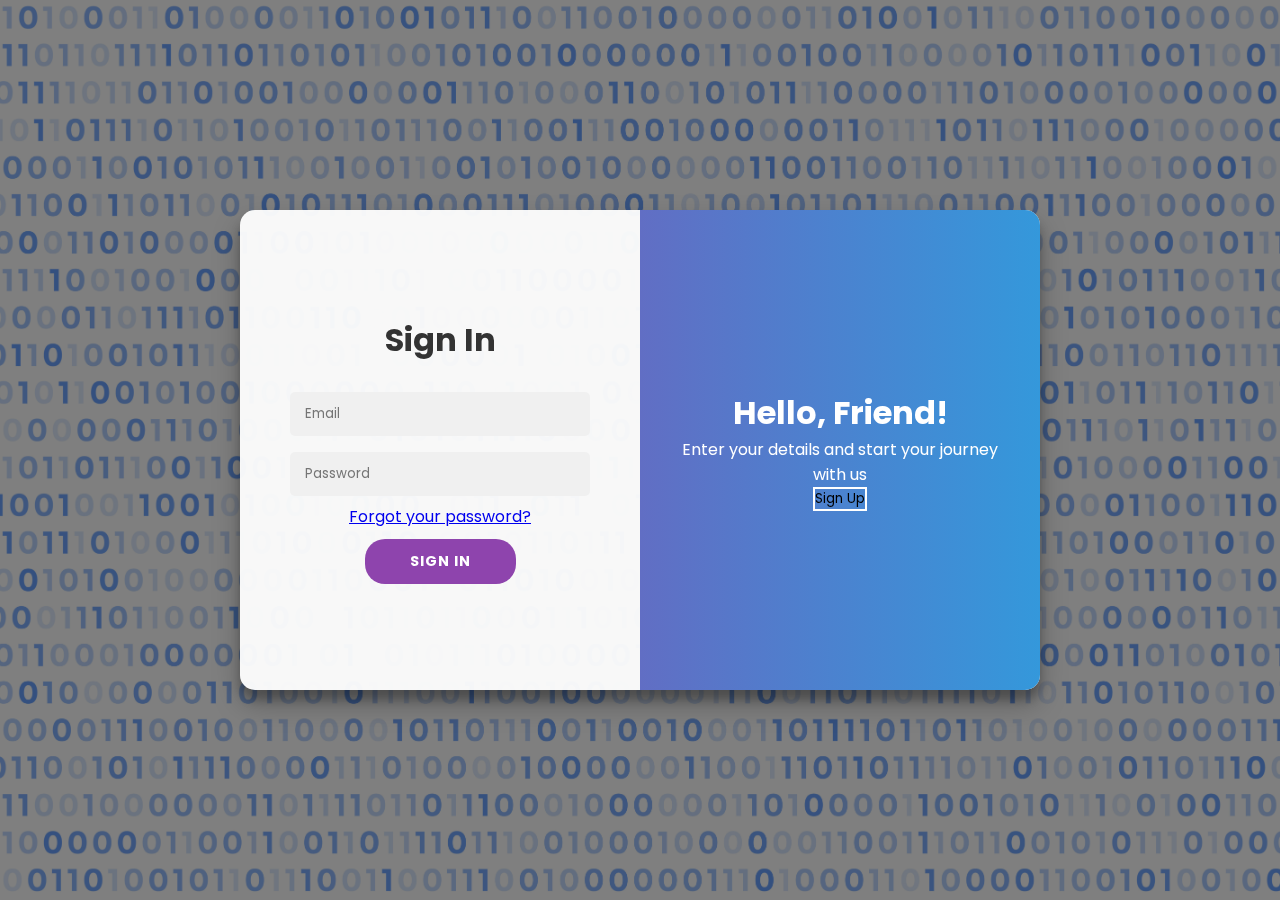
<file: login.html>
<!DOCTYPE html>
<html lang="en">
<head>
  <meta charset="UTF-8" />
  <meta name="viewport" content="width=device-width, initial-scale=1.0" />
  <title>Animated Login & Registration</title>
  <link rel="stylesheet" href="login.css" />
</head>
<body>
  <div class="container" id="container">

    <div class="form-container sign-up-container">
      <form action="#">
        <h1>Create Account</h1>
        <input type="text" placeholder="Name" required />
        <input type="email" placeholder="Email" required />
        <input type="password" placeholder="Password" required />
        <button>Sign Up</button>
      </form>
    </div>


    <div class="form-container sign-in-container">
      <form action="#">
        <h1>Sign In</h1>
        <input type="email" placeholder="Email" required />
        <input type="password" placeholder="Password" required />
        <a href="#">Forgot your password?</a>
        <button>Sign In</button>
      </form>
    </div>


    <div class="overlay-container">
      <div class="overlay">
        <div class="overlay-panel overlay-left">
          <h1>Welcome Back!</h1>
          <p>To keep connected with us please login with your personal info</p>
          <button class="ghost" id="signIn">Sign In</button>
        </div>
        <div class="overlay-panel overlay-right">
          <h1>Hello, Friend!</h1>
          <p>Enter your details and start your journey with us</p>
          <button class="ghost" id="signUp">Sign Up</button> 
        </div>
      </div>
    </div>
  </div>

  <script>
    const signUpButton = document.getElementById('signUp');
    const signInButton = document.getElementById('signIn');
    const container = document.getElementById('container');

    signUpButton.addEventListener('click', () => {
      container.classList.add("right-panel-active");
    });

    signInButton.addEventListener('click', () => {
      container.classList.remove("right-panel-active");
    });
  </script>
</body>
</html>
</file>
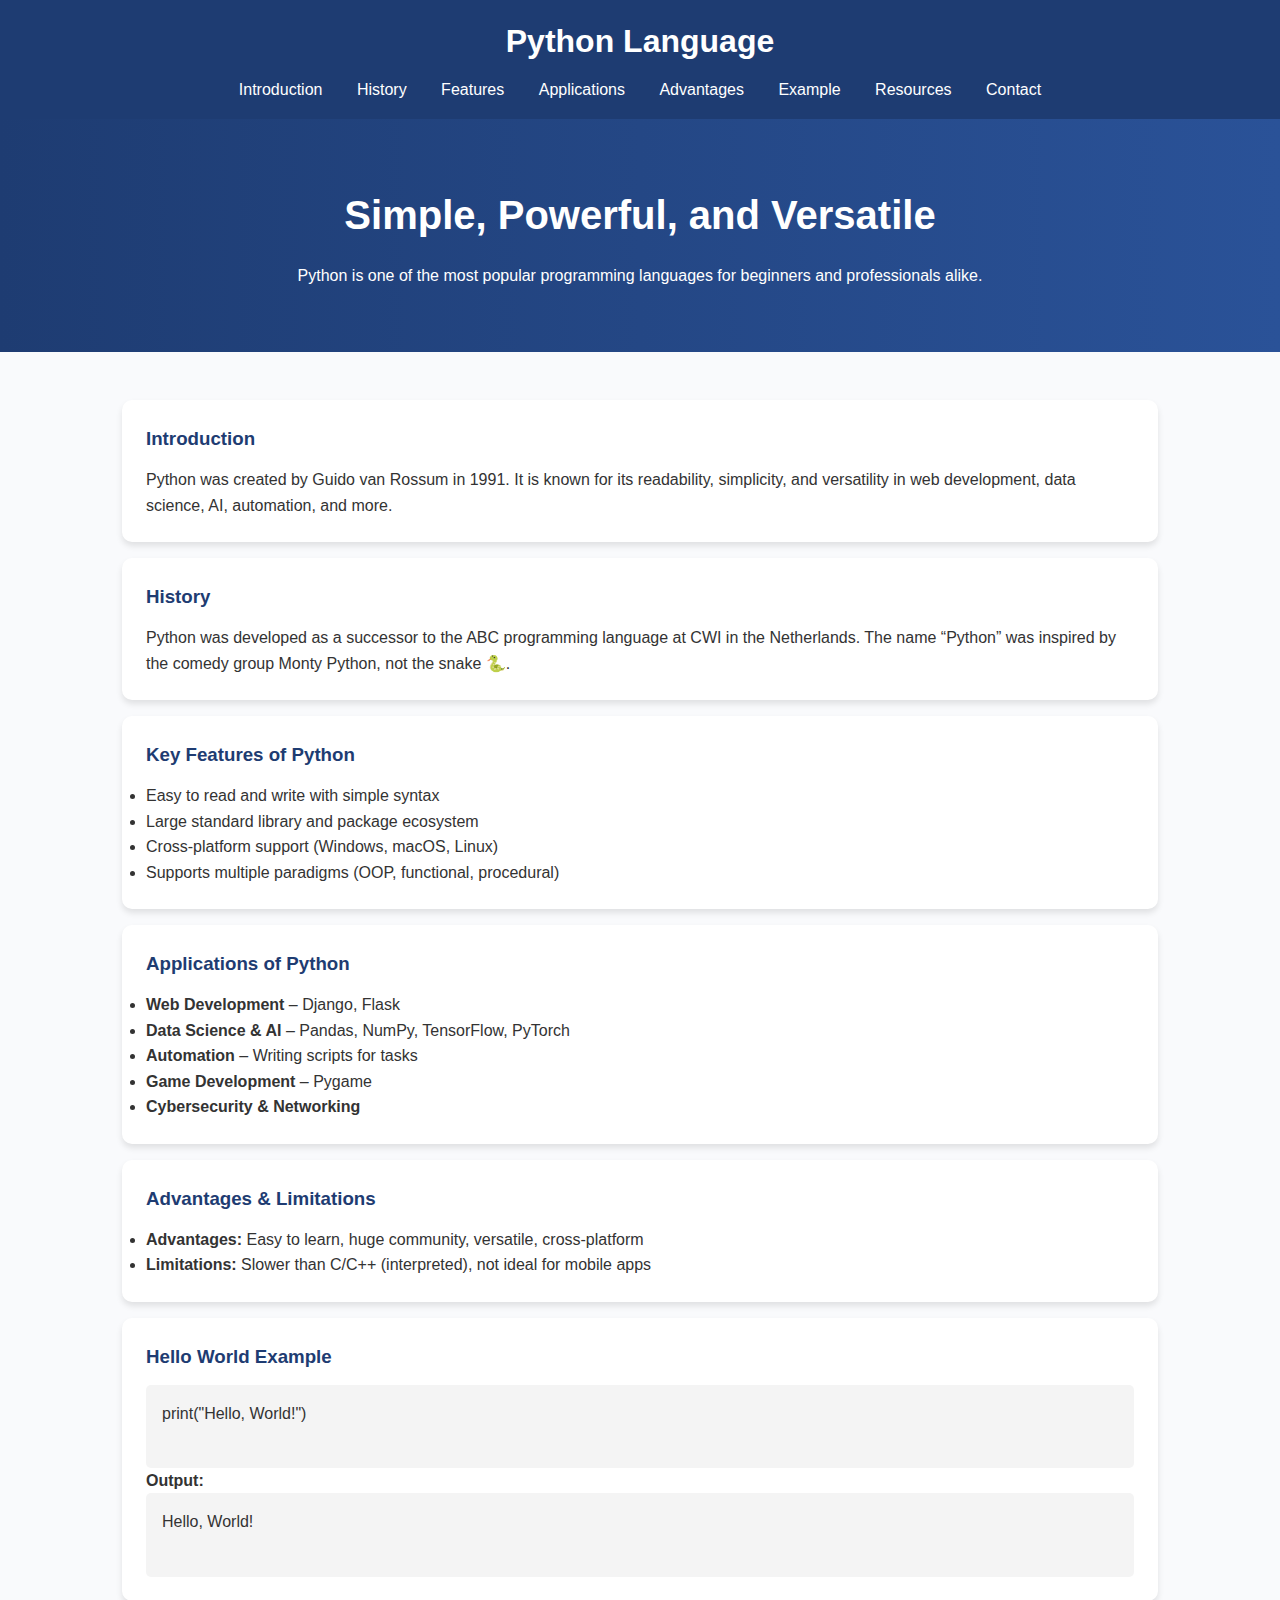
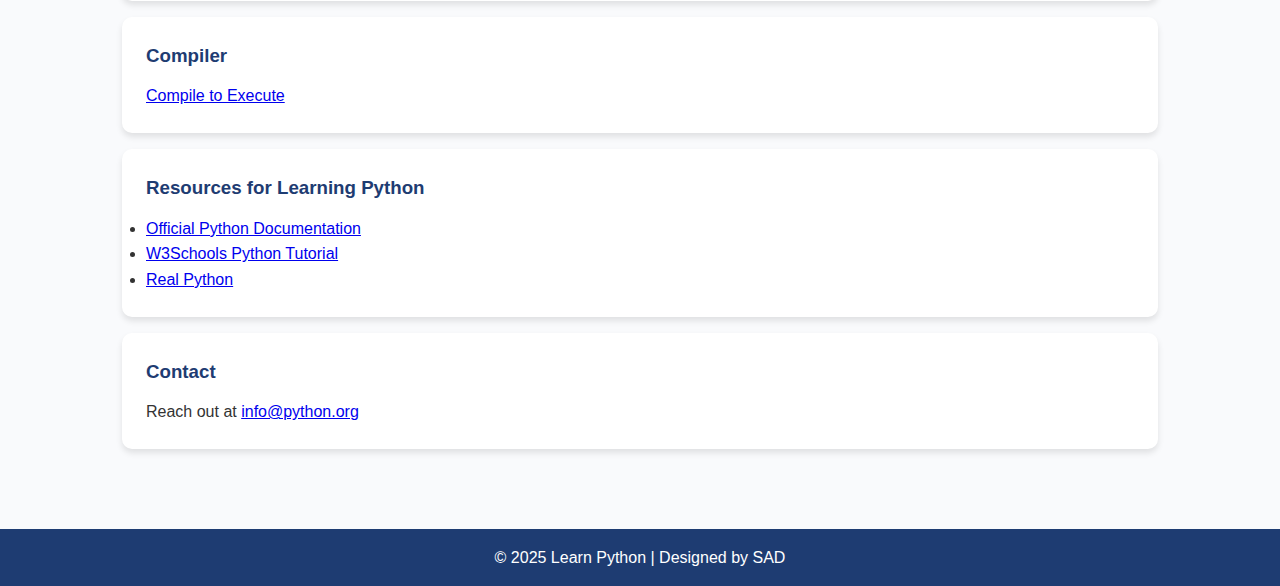
<file: python.html>
<!DOCTYPE html>
<html lang="en">
<head>
  <meta charset="UTF-8">
  <meta name="viewport" content="width=device-width, initial-scale=1.0">
  <title>Python Language - Learn Programming</title>
  <link rel="icon" href="python-logo.png" type="image/png">
  <style>
    *{margin:0;padding:0;box-sizing:border-box;font-family:"Segoe UI",sans-serif;}
    body{background:#f9fafc;color:#333;line-height:1.6;}
    header{background:#1e3c72;color:#fff;padding:1rem 2rem;text-align:center;}
    header h1{font-size:2rem;}
    nav{margin-top:10px;}
    nav a{color:#fff;text-decoration:none;margin:0 15px;font-weight:500;}
    nav a:hover{text-decoration:underline;}
    .hero{background:linear-gradient(to right,#1e3c72,#2a5298);color:white;padding:4rem 2rem;text-align:center;}
    .hero h2{font-size:2.5rem;margin-bottom:1rem;}
    .container{max-width:1100px;margin:auto;padding:2rem;}
    .card{background:white;padding:1.5rem;margin:1rem 0;border-radius:10px;box-shadow:0 4px 6px rgba(0,0,0,0.1);transition:.3s;}
    .card:hover{transform:translateY(-5px);}
    .card h3{margin-bottom:.8rem;color:#1e3c72;}
    pre{background:#f4f4f4;padding:1rem;border-radius:5px;overflow-x:auto;}
    footer{background:#1e3c72;color:white;text-align:center;padding:1rem;margin-top:2rem;}
  </style>
</head>
<body>
  <header>
    <h1>Python Language</h1>
    <nav>
      <a href="#intro">Introduction</a>
      <a href="#history">History</a>
      <a href="#features">Features</a>
      <a href="#uses">Applications</a>
      <a href="#advantages">Advantages</a>
      <a href="#example">Example</a>
      <a href="#resources">Resources</a>
      <a href="#contact">Contact</a>
    </nav>
  </header>

  <section class="hero">
    <h2>Simple, Powerful, and Versatile</h2>
    <p>Python is one of the most popular programming languages for beginners and professionals alike.</p>
  </section>

  <div class="container">
    <div id="intro" class="card">
      <h3>Introduction</h3>
      <p>Python was created by Guido van Rossum in 1991. It is known for its readability, simplicity, and versatility in web development, data science, AI, automation, and more.</p>
    </div>

    <div id="history" class="card">
      <h3>History</h3>
      <p>Python was developed as a successor to the ABC programming language at CWI in the Netherlands. The name “Python” was inspired by the comedy group Monty Python, not the snake 🐍.</p>
    </div>

    <div id="features" class="card">
      <h3>Key Features of Python</h3>
      <ul>
        <li>Easy to read and write with simple syntax</li>
        <li>Large standard library and package ecosystem</li>
        <li>Cross-platform support (Windows, macOS, Linux)</li>
        <li>Supports multiple paradigms (OOP, functional, procedural)</li>
      </ul>
    </div>

    <div id="uses" class="card">
      <h3>Applications of Python</h3>
      <ul>
        <li><b>Web Development</b> – Django, Flask</li>
        <li><b>Data Science & AI</b> – Pandas, NumPy, TensorFlow, PyTorch</li>
        <li><b>Automation</b> – Writing scripts for tasks</li>
        <li><b>Game Development</b> – Pygame</li>
        <li><b>Cybersecurity & Networking</b></li>
      </ul>
    </div>

    <div id="advantages" class="card">
      <h3>Advantages & Limitations</h3>
      <ul>
        <li><b>Advantages:</b> Easy to learn, huge community, versatile, cross-platform</li>
        <li><b>Limitations:</b> Slower than C/C++ (interpreted), not ideal for mobile apps</li>
      </ul>
    </div>

    <div id="example" class="card">
      <h3>Hello World Example</h3>
      <pre>
print("Hello, World!")
      </pre>
      <p><b>Output:</b></p>
      <pre>
Hello, World!
      </pre>
    </div>

    
     <div id="compiler" class="card">
      <h3>Compiler</h3>
      <p><a href="https://www.programiz.com/python-programming/online-compiler/">Compile to Execute</a></p>
    </div>


    <div id="resources" class="card">
      <h3>Resources for Learning Python</h3>
      <ul>
        <li><a href="https://docs.python.org/3/" target="_blank">Official Python Documentation</a></li>
        <li><a href="https://www.w3schools.com/python/" target="_blank">W3Schools Python Tutorial</a></li>
        <li><a href="https://realpython.com/" target="_blank">Real Python</a></li>
      </ul>
    </div>

    <div id="contact" class="card">
      <h3>Contact</h3>
      <p>Reach out at <a href="mailto:info@python.org">info@python.org</a></p>
    </div>
  </div>

  <footer>
    <p>© 2025 Learn Python | Designed by SAD</p>
  </footer>
</body>
</html>
</file>
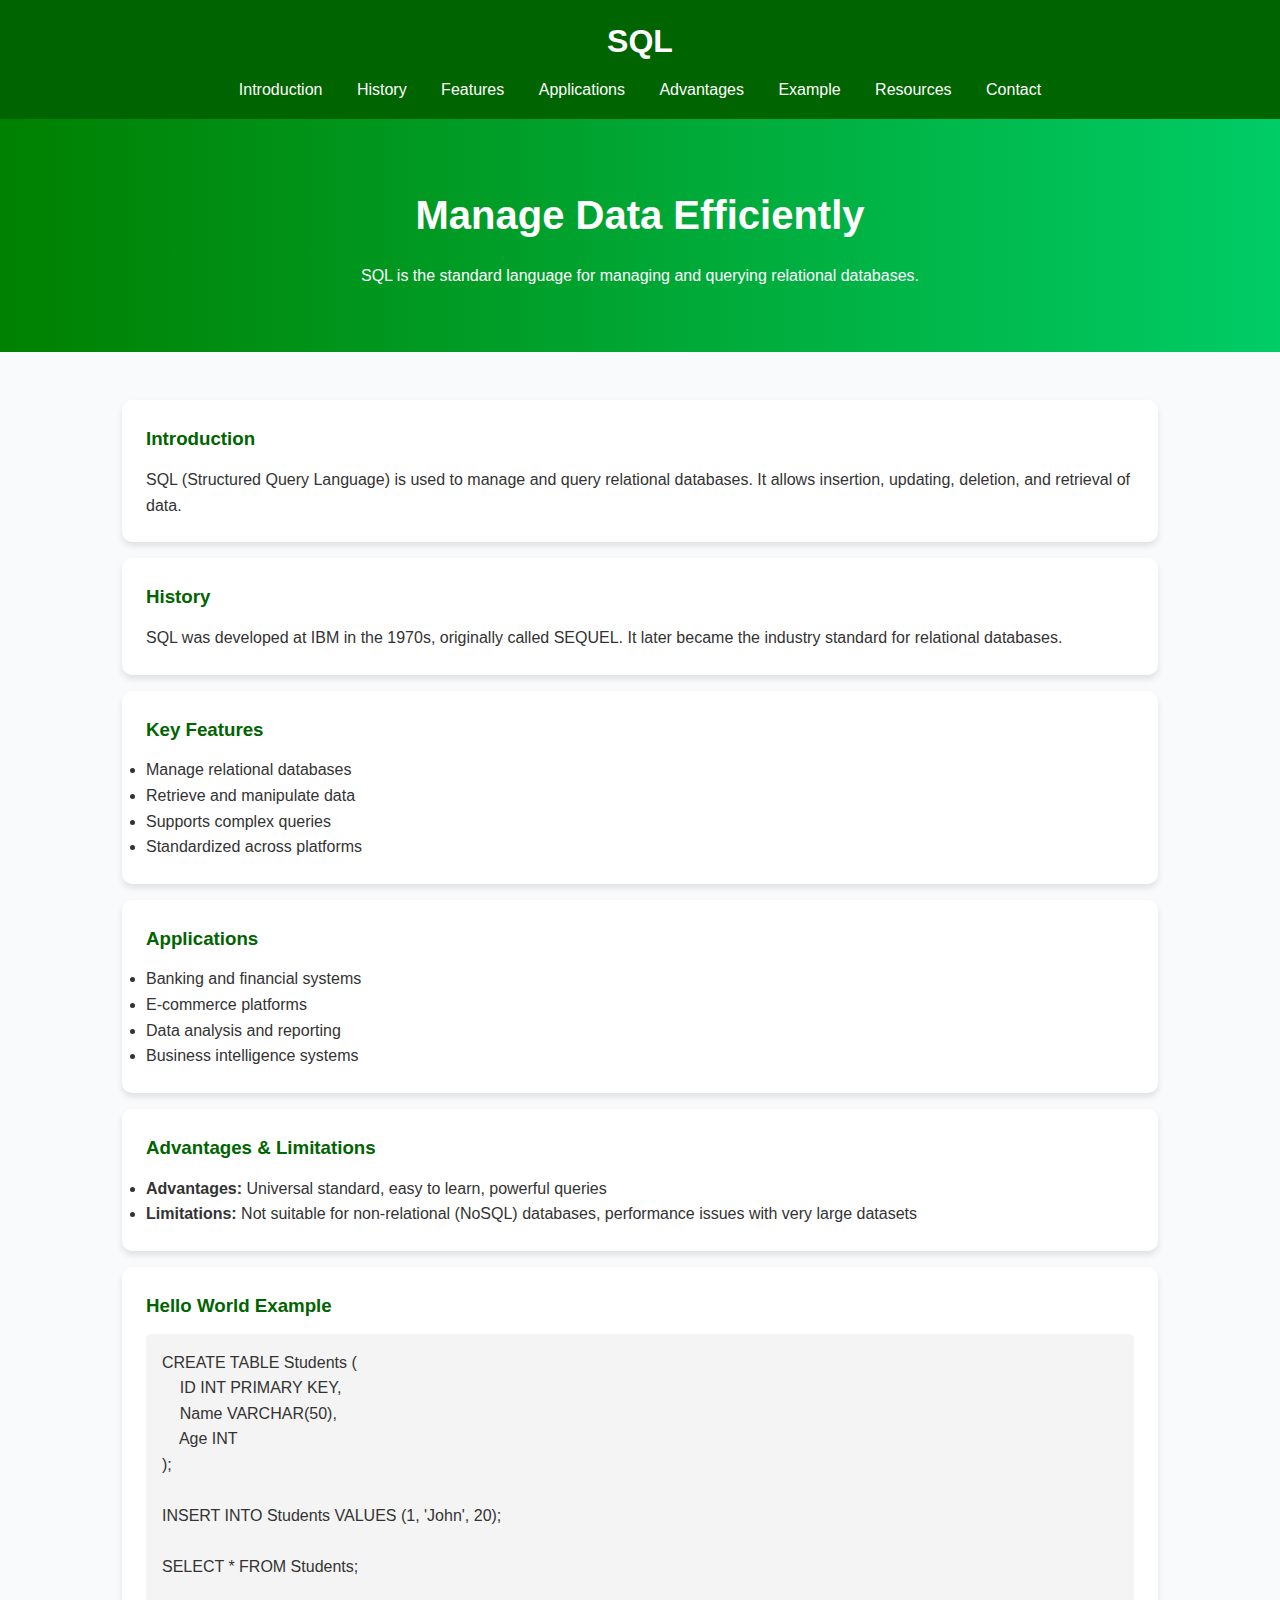
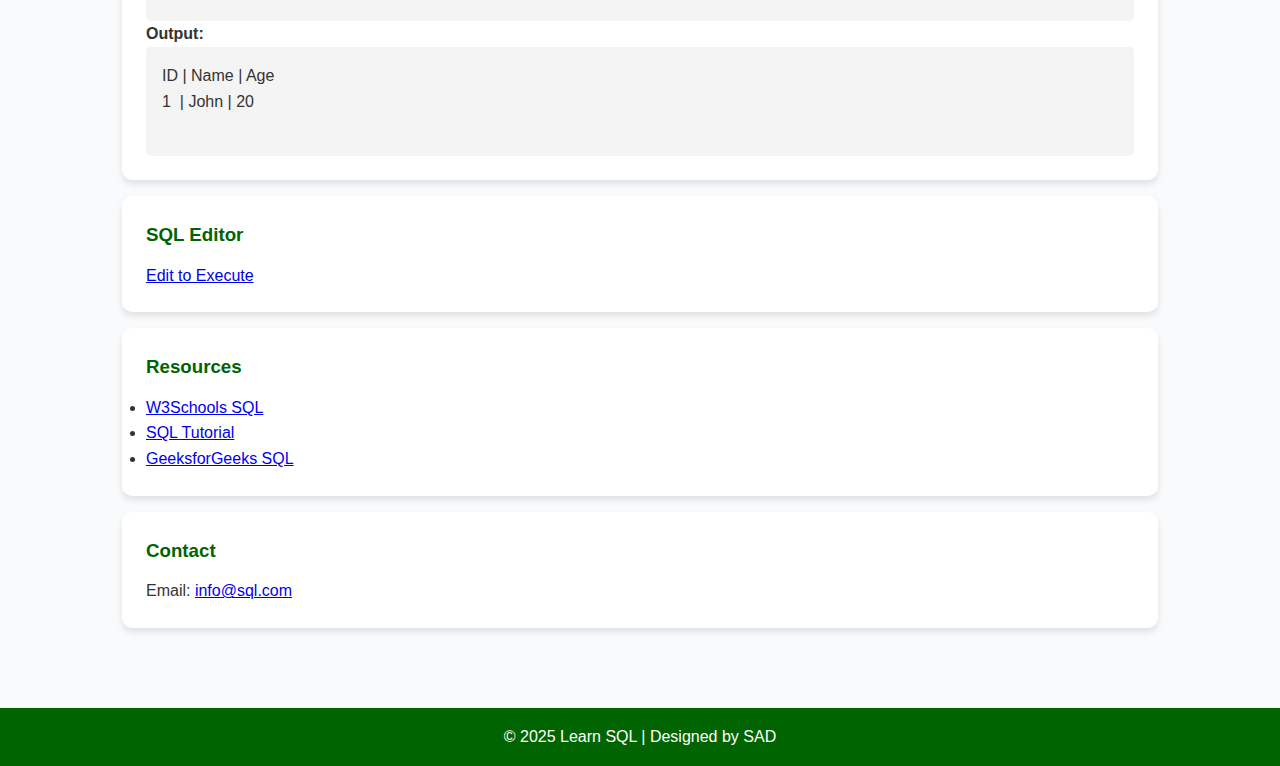
<file: sql.html>
<!DOCTYPE html>
<html lang="en">
<head>
  <meta charset="UTF-8">
  <meta name="viewport" content="width=device-width, initial-scale=1.0">
  <title>SQL - Learn Databases</title>
  <link rel="icon" href="sql-logo.png" type="image/png">
  <style>
    *{margin:0;padding:0;box-sizing:border-box;font-family:"Segoe UI",sans-serif;}
    body{background:#f9fafc;color:#333;line-height:1.6;}
    header{background:#006400;color:#fff;padding:1rem 2rem;text-align:center;}
    header h1{font-size:2rem;}
    nav{margin-top:10px;}
    nav a{color:#fff;text-decoration:none;margin:0 15px;font-weight:500;}
    nav a:hover{text-decoration:underline;}
    .hero{background:linear-gradient(to right,#008000,#00cc66);color:white;padding:4rem 2rem;text-align:center;}
    .hero h2{font-size:2.5rem;margin-bottom:1rem;}
    .container{max-width:1100px;margin:auto;padding:2rem;}
    .card{background:white;padding:1.5rem;margin:1rem 0;border-radius:10px;box-shadow:0 4px 6px rgba(0,0,0,0.1);transition:.3s;}
    .card:hover{transform:translateY(-5px);}
    .card h3{margin-bottom:.8rem;color:#006400;}
    pre{background:#f4f4f4;padding:1rem;border-radius:5px;overflow-x:auto;}
    footer{background:#006400;color:white;text-align:center;padding:1rem;margin-top:2rem;}
  </style>
</head>
<body>
  <header>
    <h1>SQL</h1>
    <nav>
      <a href="#intro">Introduction</a>
      <a href="#history">History</a>
      <a href="#features">Features</a>
      <a href="#uses">Applications</a>
      <a href="#advantages">Advantages</a>
      <a href="#example">Example</a>
      <a href="#resources">Resources</a>
      <a href="#contact">Contact</a>
    </nav>
  </header>

  <section class="hero">
    <h2>Manage Data Efficiently</h2>
    <p>SQL is the standard language for managing and querying relational databases.</p>
  </section>

  <div class="container">
    <div id="intro" class="card">
      <h3>Introduction</h3>
      <p>SQL (Structured Query Language) is used to manage and query relational databases. It allows insertion, updating, deletion, and retrieval of data.</p>
    </div>

    <div id="history" class="card">
      <h3>History</h3>
      <p>SQL was developed at IBM in the 1970s, originally called SEQUEL. It later became the industry standard for relational databases.</p>
    </div>

    <div id="features" class="card">
      <h3>Key Features</h3>
      <ul>
        <li>Manage relational databases</li>
        <li>Retrieve and manipulate data</li>
        <li>Supports complex queries</li>
        <li>Standardized across platforms</li>
      </ul>
    </div>

    <div id="uses" class="card">
      <h3>Applications</h3>
      <ul>
        <li>Banking and financial systems</li>
        <li>E-commerce platforms</li>
        <li>Data analysis and reporting</li>
        <li>Business intelligence systems</li>
      </ul>
    </div>

    <div id="advantages" class="card">
      <h3>Advantages & Limitations</h3>
      <ul>
        <li><b>Advantages:</b> Universal standard, easy to learn, powerful queries</li>
        <li><b>Limitations:</b> Not suitable for non-relational (NoSQL) databases, performance issues with very large datasets</li>
      </ul>
    </div>

    <div id="example" class="card">
      <h3>Hello World Example</h3>
      <pre>
CREATE TABLE Students (
    ID INT PRIMARY KEY,
    Name VARCHAR(50),
    Age INT
);

INSERT INTO Students VALUES (1, 'John', 20);

SELECT * FROM Students;
      </pre>
      <p><b>Output:</b></p>
      <pre>
ID | Name | Age
1  | John | 20
      </pre>
    </div>

   
     <div id="compiler" class="card">
      <h3>SQL Editor</h3>
      <p><a href="https://www.programiz.com/sql/online-compiler">Edit to Execute</a></p>
    </div>


    <div id="resources" class="card">
      <h3>Resources</h3>
      <ul>
        <li><a href="https://www.w3schools.com/sql/" target="_blank">W3Schools SQL</a></li>
        <li><a href="https://www.sqltutorial.org/" target="_blank">SQL Tutorial</a></li>
        <li><a href="https://www.geeksforgeeks.org/sql-tutorial/" target="_blank">GeeksforGeeks SQL</a></li>
      </ul>
    </div>

    <div id="contact" class="card">
      <h3>Contact</h3>
      <p>Email: <a href="mailto:info@sql.com">info@sql.com</a></p>
    </div>
  </div>

  <footer>
    <p>© 2025 Learn SQL | Designed by SAD</p>
  </footer>
</body>
</html>
</file>
<file: about2.css>
* {
    margin: 0;
    padding: 0;
    box-sizing: border-box;
}

body {
    font-family: 'Segoe UI', Tahoma, Geneva, Verdana, "Poppins", sans-serif;
    line-height: 1.6;
    background-color: #f2f2f2;
    color: #333;
    padding: 20px;
}


   header {
  display: flex;
  align-items: center;
  justify-content: center;
  background: white;
  background-color: skyblue;
  padding: 15px;
  box-shadow: 0 2px 8px rgba(0,0,0,0.1);
}

header h1 {
  font-size: 22px;
  font-weight: 600;
  color: #333;
}



.cards-wrapper {
    display: flex;
    flex-direction: column;
    align-items: center;
    gap: 60px;
    margin: 40px auto;
}


.card {
    perspective: 1500px;
    width: 450px;
    height: 650px;
    position: relative;
    cursor: pointer;
}


.card {
    transform-style: preserve-3d;
    transition: transform 0.8s ease;
}

.card:hover {
    transform: rotateY(180deg);
}


.card-front,
.card-back {
    position: absolute;
    width: 100%;
    height: 100%;
    border-radius: 15px;
    backface-visibility: hidden;
    display: flex;
    flex-direction: column;
    justify-content: center;
    align-items: center;
    color: white;
    font-size: 1.1rem;
    padding: 20px;
    box-shadow: 0 10px 25px rgba(0, 0, 0, 0.2);
}


.card-front {
    display: flex;
  flex-direction: column;
  align-items: center;
  justify-content: center;
  padding: 20px;
  border-radius: 10px;
    background: linear-gradient(135deg, #00c6ff, #0072ff);
}

.card-img {
  width: 350px;        /* Adjust size as needed */
  height: 600px;
  object-fit: cover;   /* Ensures image fits nicely */
  margin-bottom: 15px;
  border: 3px solid #1165c0;
  box-shadow: 0 0 8px rgba(0, 0, 0, 0.2);
}

.card-back {
    background: linear-gradient(135deg, #ff6a00, #ee0979);
    transform: rotateY(180deg);
}


.card-front h2,
.card-back h2 {
    margin-bottom: 10px;
    font-size: 1.5rem;
}
.navbar{
       display: flex;
       height: 85px;
       color: #00c6ff;
}



.heading {
    text-align: center;
    margin-bottom: 40px;
}

.heading h1 {
    font-size: 2.5em;
    color: #004080;
    margin-bottom: 10px;
}

.heading h2 {
    color: #0059b3;
    margin-top: 20px;
    font-size: 1.5em;
}

.heading p {
    font-size: 1.1em;
    margin-top: 20px;
    padding: 0 10px;
}


.heading ul {
    list-style-type: square;
    padding-left: 40px;
    margin-top: 10px;
    text-align: center;
    max-width: 800px;
    margin-left: auto;
    margin-right: auto;
}

.about-section {
  background: linear-gradient(135deg, #e3f2fd, #ffffff);
  padding: 70px 40px;
  border-radius: 20px;
  text-align: center;
  max-width: 1200px;
  margin: 60px auto;
  box-shadow: 0 4px 20px rgba(0, 0, 0, 0.1);
  transition: transform 0.3s ease;
}

.about-section:hover {
  transform: translateY(-5px);
}

.about-header h1 {
  font-size: 2.5rem;
  color: #0056b3;
  font-weight: 800;
  letter-spacing: 1px;
}

.about-header h1 span {
  color: #007bff;
}

.about-header h2 {
  color: #ff4081;
  font-size: 1.5rem;
  margin-top: 10px;
  font-weight: 600;
}

.about-section p {
  color: #333;
  font-size: 1.15rem;
  max-width: 900px;
  margin: 30px auto 50px;
  line-height: 1.8;
}

/* TECHNOLOGY CARDS */
.tech-list {
  display: flex;
  flex-wrap: wrap;
  justify-content: center;
  gap: 20px;
}

.tech-card {
  background: linear-gradient(135deg, #007bff, #00c6ff);
  color: #fff;
  padding: 15px 25px;
  border-radius: 12px;
  font-weight: bold;
  font-size: 1rem;
  display: flex;
  align-items: center;
  gap: 10px;
  box-shadow: 0 4px 8px rgba(0, 0, 0, 0.15);
  transition: transform 0.3s ease, background 0.3s ease;
}

.tech-card:hover {
  transform: translateY(-5px);
  background: linear-gradient(135deg, #00c6ff, #0072ff);
}

.tech-card i {
  font-size: 1.2rem;
}

/* RESPONSIVE */
@media (max-width: 768px) {
  .about-section {
    padding: 50px 20px;
  }

  .about-header h1 {
    font-size: 2rem;
  }

  .tech-card {
    width: 40%;
    justify-content: center;
  }
}

@media (max-width: 480px) {
  .tech-card {
    width: 100%;
  }
}


.container {
    display: flex;
    flex-wrap: wrap;
    justify-content: center;
    background-color: #fff;
    padding: 30px;
    border-radius: 10px;
    box-shadow: 0 2px 10px rgba(0, 0, 0, 0.1);
    gap: 20px;
}
/* -------------------- EASY LEARNING IMAGE -------------------- */
.about-image {
  position: relative;
  overflow: hidden;
  border-radius: 15px;
  max-width: 500px;
  flex: 1;
}

.about-image img {
  width: 100%;
  height: auto;
  display: block;
  border-radius: 15px;
  border: 3px solid transparent;
  background-clip: padding-box;
  transition: transform 0.5s ease, box-shadow 0.4s ease;
  box-shadow: 0 10px 25px rgba(0, 0, 0, 0.15);

}

/* Attractive hover animation */
.about-image:hover img {
  transform: scale(1.05);
  box-shadow: 0 15px 35px rgba(0, 0, 0, 0.3);
  border: 3px solid #00c6ff;
}

/* Subtle gradient overlay for depth */
.about-image::after {
  content: "";
  position: absolute;
  inset: 0;
  border-radius: 15px;
  background: linear-gradient(to top right, rgba(0, 114, 255, 0.2), rgba(255, 255, 255, 0));
  pointer-events: none;
  transition: opacity 0.3s ease;
}

.about-image:hover::after {
  opacity: 0.5;
}

/* Responsive adjustments */
@media (max-width: 992px) {
  .about-image {
    max-width: 90%;
  }
}

@media (max-width: 600px) {
  .about-image img {
    width: 100%;
    height: auto;
    border-radius: 12px;
  }
}


.about-content {
    flex: 2;
    min-width: 280px;
    text-align: center;
}

.about-content h2 {
    color: #007acc;
    margin-bottom: 15px;
    font-size: 1.8em;
}

.about-content ul {
    padding-left: 25px;
    margin-bottom: 20px;
}

.about-content li {
    margin-bottom: 8px;
}


.contact-us {
    display: inline-block;
    padding: 10px 20px;
    background-color: #007acc;
    color: white;
    text-decoration: none;
    border-radius: 5px;
   font-size: 18px;
  font-weight: bold;
  transition: background-color 0.3s ease;
  margin-top: 20px;
}

.contact-us:hover {
    background-color: #005f99;
}



@media (max-width: 992px) {
    .container {
        flex-direction: column;
        align-items: center;
        padding: 20px;
    }

    .about-content {
        text-align: center;
    }

    .heading ul {
        padding-left: 20px;
    }
}

@media (max-width: 600px) {
    .heading h1 {
        font-size: 2em;
    }

    .heading h2 {
        font-size: 1.3em;
    }

    .about-content h2 {
        font-size: 1.4em;
    }

    .contact-us {
        width: 100%;
        text-align: center;
    }

    .heading ul,
    .about-content ul {
        padding-left: 15px;
        font-size: 0.95em;
    }
}
</file>
<file: login.css>
@import url('https://fonts.googleapis.com/css2?family=Poppins:wght@400;600&display=swap');

* {
  box-sizing: border-box;
  margin: 0;
  padding: 0;
  font-family: 'Poppins', sans-serif;
}

body {
  background: url("25331.jpg") no-repeat center center/cover;
  position: relative;
  display: flex;
  justify-content: center;
  align-items: center;
  height: 100vh;
  overflow: hidden;
}

body::before {
  content: "";
  position: absolute;
  top: 0;
  left: 0;
  height: 100%;
  width: 100%;
  background: rgba(0, 0, 0, 0.5); /* dark overlay */
  z-index: -1;
}

.container {
  background-color: rgba(255, 255, 255, 0.95);
  border-radius: 15px;
  box-shadow: 0 14px 28px rgba(0,0,0,0.25),
              0 10px 10px rgba(0,0,0,0.22);
  position: relative;
  overflow: hidden;
  width: 800px;
  max-width: 100%;
  min-height: 480px;
  transition: all 0.6s ease-in-out;
}


.form-container {
  position: absolute;
  top: 0;
  height: 100%;
  transition: all 0.6s ease-in-out;
}

.sign-in-container {
  left: 0;
  width: 50%;
  z-index: 2;
}

.sign-up-container {
  left: 0;
  width: 50%;
  opacity: 0;
  z-index: 1;
}

.overlay-container {
  position: absolute;
  top: 0;
  left: 50%;
  width: 50%;
  height: 100%;
  overflow: hidden;
  transition: transform 0.6s ease-in-out;
  z-index: 100;
}

.overlay {
  background: linear-gradient(to right, #8e44ad, #3498db);
  background-size: cover;
  color: #fff;
  position: relative;
  left: -100%;
  height: 100%;
  width: 200%;
  transform: translateX(0);
  transition: transform 0.6s ease-in-out;
}

.overlay-panel {
  position: absolute;
  display: flex;
  flex-direction: column;
  justify-content: center;
  align-items: center;
  padding: 0 40px;
  text-align: center;
  top: 0;
  height: 100%;
  width: 50%;
  transition: transform 0.6s ease-in-out;
}

.overlay-left {
  transform: translateX(-20%);
}

.overlay-right {
  right: 0;
  transform: translateX(0);
}


form {
  background: transparent;
  display: flex;
  flex-direction: column;
  align-items: center;
  padding: 0 50px;
  height: 100%;
  justify-content: center;
  text-align: center;
}

form h1 {
  font-weight: bold;
  margin-bottom: 20px;
  color: #333;
}

form input {
  background-color: #f0f0f0;
  border: none;
  padding: 12px 15px;
  margin: 8px 0;
  width: 100%;
  border-radius: 5px;
}

form button {
  border-radius: 20px;
  border: none;
  background-color: #8e44ad;
  color: #fff;
  font-size: 14px;
  font-weight: bold;
  padding: 12px 45px;
  letter-spacing: 1px;
  text-transform: uppercase;
  transition: 0.3s;
  margin-top: 10px;
  cursor: pointer;
}

form button:hover {
  background-color: #732d91;
}

button.ghost {
  background-color: transparent;
  border: 2px solid #fff;
  transition: 0.3s;
}

button.ghost:hover {
  background-color: rgba(255, 255, 255, 0.2);
}

.container.right-panel-active .sign-in-container {
  transform: translateX(100%);
}

.container.right-panel-active .sign-up-container {
  transform: translateX(100%);
  opacity: 1;
  z-index: 5;
}

.container.right-panel-active .overlay {
  transform: translateX(50%);
}

.container.right-panel-active .overlay-container {
  transform: translateX(-100%);
}

.container.right-panel-active .overlay-left {
  transform: translateX(0);
}

.container.right-panel-active .overlay-right {
  transform: translateX(20%);
}


@media (max-width: 768px) {
  .container {
    width: 90%;
    min-height: 600px;
  }

  .overlay-container {
    display: none;
  }

  .form-container {
    width: 100%;
    position: relative;
  }
}
</file>
<file: style.css>
/* ------------------------------
   BASIC RESET & FONTS
--------------------------------*/
* {
  margin: 0;
  padding: 0;
  box-sizing: border-box;
}

body {
  font-family: 'Poppins', sans-serif;
  background-color: #e7f5ec;
  color: #222;
}

/* ------------------------------
   LAYOUT STYLING
--------------------------------*/
.w3-row {
  display: flex;
  flex-wrap: wrap;
  justify-content: center;
  align-items: flex-start;
  background-color: #dceee3;
  padding: 70px 0;
}

.w3-content {
  max-width: 1200px;
  margin: auto;
  display: flex;
  flex-wrap: wrap;
  justify-content: space-between;
  gap: 40px;
}

.w3-col {
  flex: 1;
  min-width: 300px;
  padding: 3%;
}

/* ------------------------------
   LEFT COLUMN (TEXT + BUTTONS)
--------------------------------*/
.w3-center {
  text-align: center;
}

.w3-center h1 {
  font-size: 90px;
  font-weight: 700;
  margin-top: -10px;
  margin-bottom: 10px;
  color: #000;
}

.w3-center p {
  font-size: 18px;
  margin-bottom: 25px;
  color: #222;
}

/* ------------------------------
   BUTTON STYLES
--------------------------------*/
.w3-button {
  display: inline-block;
  width: 200px;
  padding: 12px 20px;
  margin: 8px 0;
  text-align: center;
  text-decoration: none;
  border-radius: 30px;
  font-weight: 600;
  transition: 0.3s ease;
  font-size: 16px;
  border: none;
}

/* Button Colors */
.tut-button {
  background-color: #04AA6D;
  color: #fff;
}

.tut-button:hover {
  background-color: #038f5d;
}

.ws-yellow {
  background-color: #fff4a3;
  color: #000;
}

.ws-yellow-hover:hover {
  background-color: #ffe86a;
}

.black-color {
  background-color: #333;
  color: #fff;
}

.black-color:hover {
  background-color: #000;
}

.ws-pink {
  background-color: #f7a3b2;
  color: #fff;
}

.ws-pink-hover:hover {
  background-color: #e87b96;
}

/* ------------------------------
   RIGHT COLUMN (CODE EXAMPLE)
--------------------------------*/
.w3-card-2 {
  background-color: #f8f8f8;
  border-radius: 10px;
  box-shadow: 0 4px 10px rgba(0,0,0,0.1);
  padding: 16px;
}

h3 {
  font-size: 22px;
  margin-bottom: 12px;
}

/* Code Box Styling */
.w3-code {
  background-color: #fff;
  border-left: 6px solid #04AA6D;
  padding: 15px;
  font-family: 'Courier New', monospace;
  color: #333;
  overflow-x: auto;
  border-radius: 6px;
  height: 300px;
  line-height: 1.6;
}

/* Syntax Colors */
.doctypecolor { color: slategray; }
.tagnamecolor { color: #905; }
.tagcolor { color: #999; }

/* Try It Button */
.w3-card-2 a {
  display: inline-block;
  background-color: #04AA6D;
  color: #fff;
  text-decoration: none;
  padding: 10px 20px;
  border-radius: 25px;
  font-weight: 600;
  margin-top: 15px;
  transition: 0.3s;
}

.w3-card-2 a:hover {
  background-color: #038f5d;
}

/* ------------------------------
   RESPONSIVE DESIGN
--------------------------------*/
@media (max-width: 900px) {
  .w3-row {
    flex-direction: column;
    text-align: center;
  }

  .w3-center h1 {
    font-size: 60px;
  }

  .w3-button {
    width: 220px;
  }

  .w3-code {
    height: auto;
  }
}
</file>
<file: contact us.css>
/* General Reset */
* {
    margin: 0;
    padding: 0;
    box-sizing: border-box;
}

body {
  font-family: "Poppins", sans-serif;
  color: #333;
  min-height: 100vh;
  display: flex;
  justify-content: center;
  align-items: center;
  padding: 40px 20px;

  /* 🌄 Background image with gradient overlay */
  background: 
    linear-gradient(rgba(0, 0, 0, 0.45), rgba(0, 0, 0, 0.55)),
    url("contact img.jpg") center/cover no-repeat fixed;

}

/* Contact Section */
.contact-section {
  width: 100%;
  display: flex;
  justify-content: center;
  align-items: center;
}

.contact-container {
  background: rgba(255, 255, 255, 0.92); /* Semi-transparent white */
  backdrop-filter: blur(10px); /* Adds a frosted-glass effect */
  padding: 45px 50px;
  border-radius: 15px;
  box-shadow: 0 15px 35px rgba(0, 0, 0, 0.3);
  width: 100%;
  max-width: 600px;
  transition: transform 0.3s ease, box-shadow 0.3s ease;
}

.contact-container:hover {
  transform: scale(1.02);
  box-shadow: 0 20px 45px rgba(0, 0, 0, 0.4);
}

/* -------------------- HEADING -------------------- */
.contact-container h1 {
  text-align: center;
  margin-bottom: 10px;
  color: #2575fc;
  font-size: 2rem;
  letter-spacing: 1px;
}

.contact-container p {
  text-align: center;
  margin-bottom: 30px;
  color: #555;
  font-size: 1rem;
  line-height: 1.5;
}

/* -------------------- FORM -------------------- */
.contact-form .form-group {
  margin-bottom: 20px;
}

.contact-form label {
  display: block;
  font-weight: 600;
  margin-bottom: 8px;
  color: #222;
  font-size: 0.95rem;
}

.contact-form input,
.contact-form textarea {
  width: 100%;
  padding: 12px 14px;
  border: 2px solid #e0e0e0;
  border-radius: 8px;
  font-size: 16px;
  background: #fafafa;
  transition: all 0.3s ease;
}

.contact-form input:focus,
.contact-form textarea:focus {
  border-color: #2575fc;
  background: #fff;
  box-shadow: 0 0 10px rgba(37, 117, 252, 0.3);
  outline: none;
}

/* -------------------- BUTTON -------------------- */
.btn {
  display: block;
  width: 100%;
  background: linear-gradient(90deg, #6a11cb, #2575fc);
  color: #fff;
  border: none;
  padding: 14px;
  border-radius: 8px;
  font-size: 18px;
  font-weight: 600;
  cursor: pointer;
  transition: all 0.3s ease;
}

.btn:hover {
  background: linear-gradient(90deg, #2575fc, #6a11cb);
  box-shadow: 0 6px 20px rgba(37, 117, 252, 0.4);
  transform: translateY(-3px);
}

/* -------------------- INPUT ANIMATION -------------------- */
input::placeholder,
textarea::placeholder {
  color: #999;
  transition: color 0.3s;
}

input:focus::placeholder,
textarea:focus::placeholder {
  color: #2575fc;
}

/* -------------------- RESPONSIVE -------------------- */
@media (max-width: 600px) {
  .contact-container {
    padding: 30px 25px;
  }

  .contact-container h1 {
    font-size: 1.6rem;
  }

  .btn {
    font-size: 16px;
  }
}
</file>
